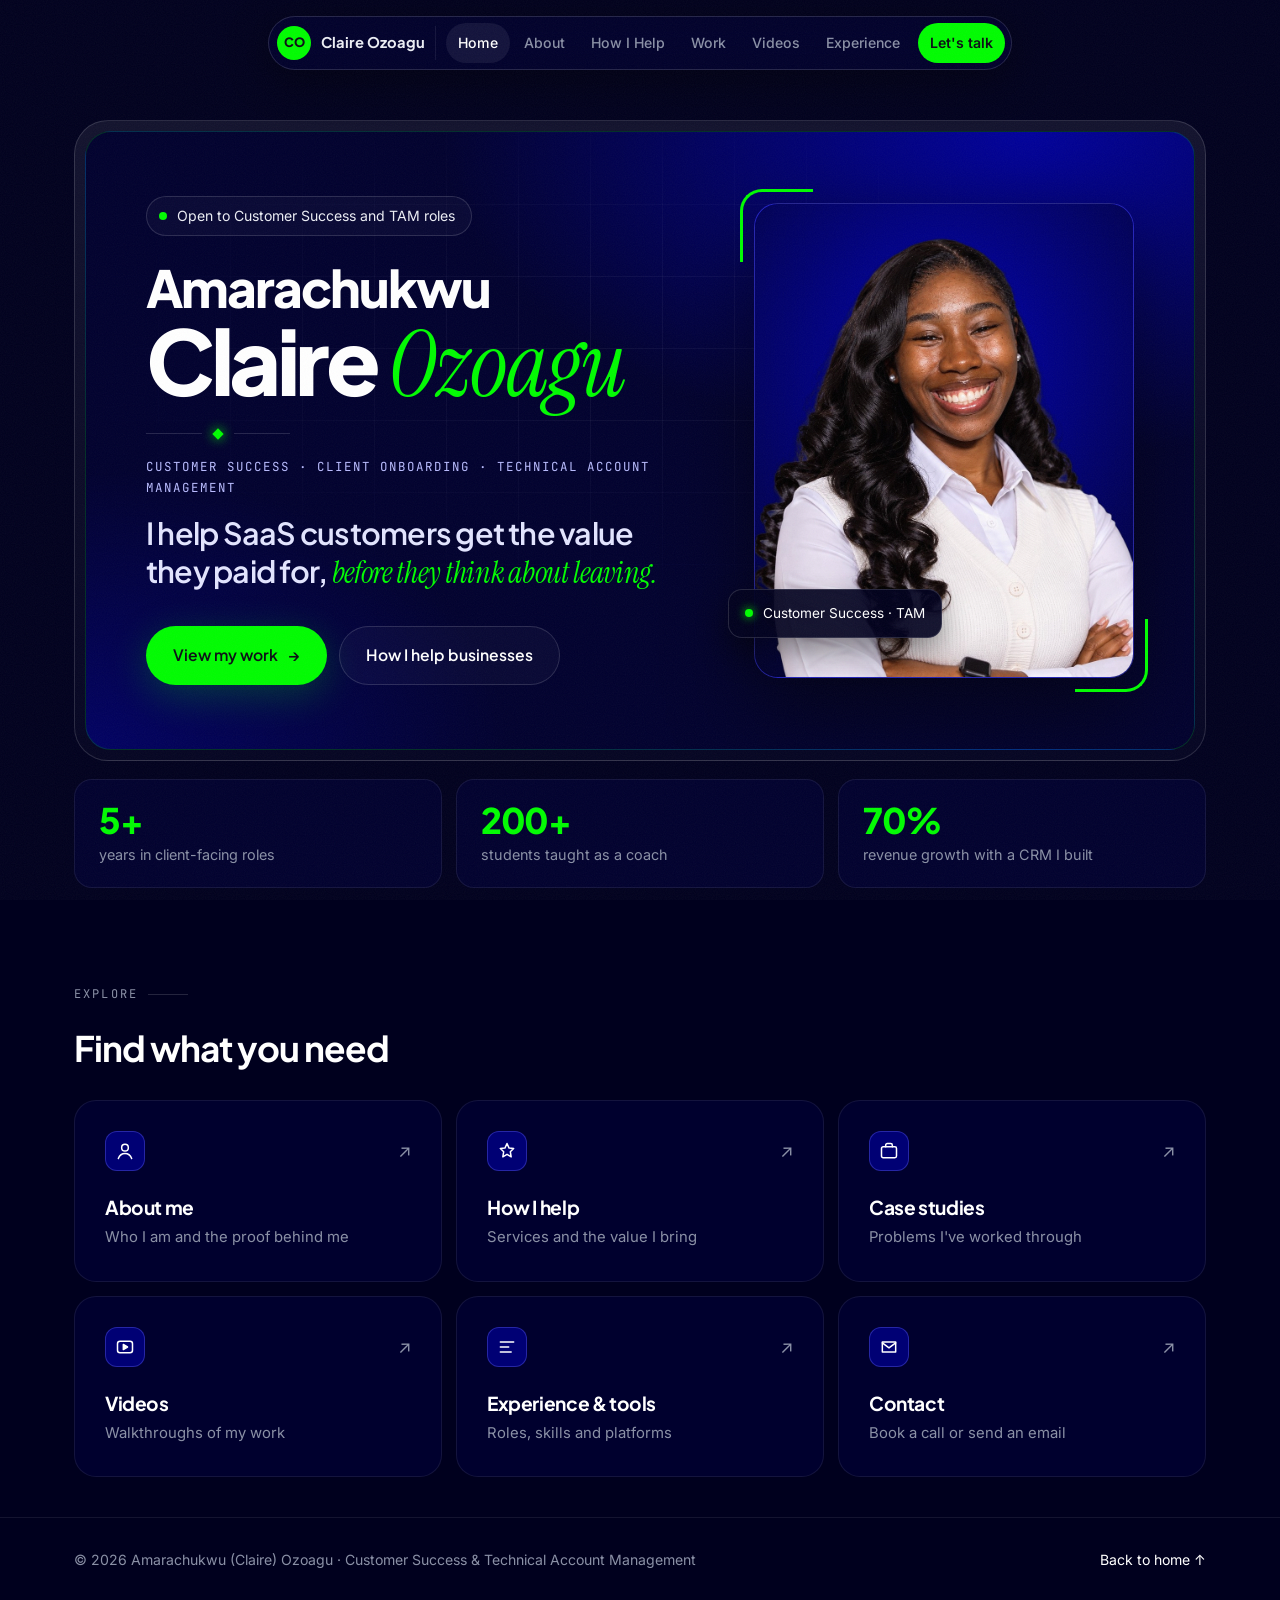
<file: index.html>
<!DOCTYPE html>
<html lang="en">
<head>
  <meta charset="utf-8">
  <meta name="viewport" content="width=device-width, initial-scale=1">
  <title>Claire Ozoagu | Customer Success Portfolio</title>
  <meta name="description" content="Amarachukwu (Claire) Ozoagu: Customer Success and Technical Account Management portfolio. Onboarding, health scoring, retention and CRM automation.">
  <meta property="og:title" content="Claire Ozoagu | Customer Success Portfolio">
  <meta property="og:description" content="I help SaaS customers get the value they paid for, before they think about leaving.">
  <meta property="og:image" content="og-portfolio.jpg">
  <meta property="og:type" content="website">
  <meta name="theme-color" content="#00001e">
  <link rel="icon" href="data:image/svg+xml,%3Csvg xmlns='http://www.w3.org/2000/svg' viewBox='0 0 64 64'%3E%3Ccircle cx='32' cy='32' r='32' fill='%2300fc00'/%3E%3Ctext x='32' y='41' font-family='Arial' font-weight='700' font-size='24' text-anchor='middle' fill='%2300001e'%3ECO%3C/text%3E%3C/svg%3E">
  <link rel="preconnect" href="https://fonts.googleapis.com">
  <link rel="preconnect" href="https://fonts.gstatic.com" crossorigin>
  <link href="https://fonts.googleapis.com/css2?family=Inter:wght@400;500;600&family=Instrument+Serif:ital@1&family=JetBrains+Mono:wght@400;500&family=Plus+Jakarta+Sans:wght@600;700;800&display=swap" rel="stylesheet">
  <link rel="stylesheet" href="style.css">
  <script>document.documentElement.classList.add('js');</script>
</head>
<body>
<a class="skip" href="#main">Skip to content</a>

<header class="site-header">
  <div class="nav-pill">
    <a class="brand" href="#home"><span class="brand-mark">CO</span><span class="brand-name">Claire Ozoagu</span></a>
    <button class="nav-toggle" aria-label="Open menu" aria-expanded="false"><span></span><span></span><span></span></button>
    <nav class="site-nav" aria-label="Main">
      <a href="#home">Home</a>
      <a href="#about">About</a>
      <a href="#services">How I Help</a>
      <a href="#work">Work</a>
      <a href="#videos">Videos</a>
      <a href="#experience">Experience</a>
      <a class="nav-cta" href="#contact">Let's talk</a>
    </nav>
  </div>
</header>

<main id="main">

<!-- =============================== HOME =============================== -->
<section class="tab-panel" id="home">
  <div class="container">
    <div class="frame">
      <div class="frame-inner">
        <div class="hero-grid"></div>
        <div>
          <div class="status"><i></i>Open to Customer Success and TAM roles</div>
          <span class="first-name">Amarachukwu</span>
          <h1>Claire <em>Ozoagu</em></h1>
          <div class="divider"><span></span></div>
          <p class="roles-line">Customer Success · Client Onboarding · Technical Account Management</p>
          <p class="headline">I help SaaS customers get the value they paid for, <em>before they think about leaving.</em></p>
          <div class="btn-row">
            <a class="btn btn-primary" href="#work">View my work <span class="arrow">→</span></a>
            <a class="btn btn-ghost" href="#services">How I help businesses</a>
          </div>
        </div>
        <!-- YOUR PHOTO: save a headshot as claire.jpg and it appears here automatically -->
        <div class="photo-card portrait">
          <div class="portrait-frame">
            <img src="claire.jpg" alt="Claire Ozoagu" data-photo>
            <div class="portrait-empty"><b>CO</b><span>Your photo goes here</span></div>
          </div>
          <div class="photo-tag"><i></i>Customer Success · TAM</div>
        </div>
      </div>
    </div>

    <div class="stat-strip">
      <div><b>5+</b><span>years in client-facing roles</span></div>
      <div><b>200+</b><span>students taught as a coach</span></div>
      <div><b>70%</b><span>revenue growth with a CRM I built</span></div>
    </div>

    <div class="sub">
      <div class="sub-head"><div><span class="kicker">Explore</span><h3>Find what you need</h3></div></div>
      <div class="tiles">
        <a class="card tile" href="#about">
          <div class="t-top"><span class="t-ico"><svg viewBox="0 0 24 24" fill="none" stroke="currentColor" stroke-width="1.8" stroke-linecap="round"><circle cx="12" cy="8" r="4"/><path d="M4 21c1.5-4 4.5-6 8-6s6.5 2 8 6"/></svg></span><span class="t-arrow">↗</span></div>
          <h3>About me</h3><p>Who I am and the proof behind me</p>
        </a>
        <a class="card tile" href="#services">
          <div class="t-top"><span class="t-ico"><svg viewBox="0 0 24 24" fill="none" stroke="currentColor" stroke-width="1.8" stroke-linecap="round" stroke-linejoin="round"><path d="M12 3l2.5 5.5L20 9l-4 4 1 6-5-3-5 3 1-6-4-4 5.5-.5z"/></svg></span><span class="t-arrow">↗</span></div>
          <h3>How I help</h3><p>Services and the value I bring</p>
        </a>
        <a class="card tile" href="#work">
          <div class="t-top"><span class="t-ico"><svg viewBox="0 0 24 24" fill="none" stroke="currentColor" stroke-width="1.8" stroke-linecap="round" stroke-linejoin="round"><rect x="3" y="7" width="18" height="13" rx="2"/><path d="M8 7V5a2 2 0 0 1 2-2h4a2 2 0 0 1 2 2v2"/></svg></span><span class="t-arrow">↗</span></div>
          <h3>Case studies</h3><p>Problems I've worked through</p>
        </a>
        <a class="card tile" href="#videos">
          <div class="t-top"><span class="t-ico"><svg viewBox="0 0 24 24" fill="none" stroke="currentColor" stroke-width="1.8" stroke-linejoin="round"><rect x="3" y="5" width="18" height="14" rx="3"/><path d="M10 9l5 3-5 3z" fill="currentColor"/></svg></span><span class="t-arrow">↗</span></div>
          <h3>Videos</h3><p>Walkthroughs of my work</p>
        </a>
        <a class="card tile" href="#experience">
          <div class="t-top"><span class="t-ico"><svg viewBox="0 0 24 24" fill="none" stroke="currentColor" stroke-width="1.8" stroke-linecap="round"><path d="M4 6h16M4 12h10M4 18h13"/></svg></span><span class="t-arrow">↗</span></div>
          <h3>Experience &amp; tools</h3><p>Roles, skills and platforms</p>
        </a>
        <a class="card tile" href="#contact">
          <div class="t-top"><span class="t-ico"><svg viewBox="0 0 24 24" fill="none" stroke="currentColor" stroke-width="1.8" stroke-linecap="round" stroke-linejoin="round"><path d="M4 6h16v12H4z"/><path d="M4 7l8 6 8-6"/></svg></span><span class="t-arrow">↗</span></div>
          <h3>Contact</h3><p>Book a call or send an email</p>
        </a>
      </div>
    </div>
  </div>
</section>

<!-- =============================== ABOUT =============================== -->
<section class="tab-panel" id="about">
  <div class="container">
    <div class="tab-intro"><span class="kicker"><b>01</b> About me</span></div>
    <div class="bento">
      <div class="card story">
        <h2>Hi, I'm Amarachukwu. I keep customers <em>getting value.</em></h2>
        <p class="big">I've spent 5+ years in client-facing roles across customer support, client onboarding and operations: owning the relationship after the sale, making sure clients got what they were promised, and fixing the process when they didn't.</p>
        <p>At Claire's Unique Cereals, my own business, I built the CRM and ran the proactive follow-up that grew revenue by 70%. That is the heart of Customer Success: know what each customer needs, watch the signals, and step in before a small gap turns into churn.</p>
        <p>As a coach at Skill2Income Academy, I've taught 200+ students the tools behind modern client work, and I look after them the way a CSM looks after customers: my job is to make sure they get full value for what they paid. I collect their feedback as voice of the customer and act on it, and when the same technical questions keep coming up, I walk students through them on a live call first, then record the session as an FAQ they can come back to anytime, and that future cohorts can use too. In my case studies, I've designed health scores, customer segments and CSM automations in CRM tools like HubSpot.</p>
      </div>
      <div class="card quote-card">
        <figure class="quote-photo"><img src="claire.jpg" alt="Claire Ozoagu" loading="lazy"></figure>
        <span class="mono">What I believe</span>
        <blockquote>Support helps your customer for a day.<span>Customer Success keeps them for years.</span></blockquote>
        <span class="quote-sign">Amarachukwu Ozoagu</span>
      </div>
      <div class="card focus">
        <div class="icon"><svg viewBox="0 0 24 24" fill="none" stroke="currentColor" stroke-width="1.8" stroke-linecap="round" stroke-linejoin="round"><path d="M5 12l4 4L19 6"/><path d="M5 19h14"/></svg></div>
        <h3>Onboarding &amp; Adoption</h3>
        <p>Clear onboarding and training that gets customers to value fast.</p>
      </div>
      <div class="card focus">
        <div class="icon"><svg viewBox="0 0 24 24" fill="none" stroke="currentColor" stroke-width="1.8" stroke-linecap="round" stroke-linejoin="round"><path d="M3 12h4l3-8 4 16 3-8h4"/></svg></div>
        <h3>Health Scoring &amp; Retention</h3>
        <p>Health scores and segments that flag churn risk early.</p>
      </div>
      <div class="card focus">
        <div class="icon"><svg viewBox="0 0 24 24" fill="none" stroke="currentColor" stroke-width="1.8" stroke-linecap="round" stroke-linejoin="round"><circle cx="6" cy="6" r="2.5"/><circle cx="18" cy="18" r="2.5"/><path d="M8.5 6H15a3 3 0 0 1 3 3v6.5"/><path d="M15.5 18H9a3 3 0 0 1-3-3V8.5"/></svg></div>
        <h3>CRM &amp; Automation</h3>
        <p>CRM workflows that turn signals into CSM tasks.</p>
      </div>
    </div>

    <div class="sub">
      <div class="sub-head"><div><span class="kicker">Proof</span><h3>Proof, <em class="grad">not promises.</em></h3></div></div>
      <div class="numbers">
        <div><b>5+</b><span class="what">years in client-facing roles</span><small>Support · Onboarding · Ops</small></div>
        <div><b>200+</b><span class="what">students taught the tools behind modern client work</span><small>Skill2Income Academy</small></div>
        <div><b>70%</b><span class="what">revenue increase with proactive follow-up and a CRM I built</span><small>Claire's Unique Cereals</small></div>
      </div>
    </div>
  </div>
</section>

<!-- =============================== HOW I HELP =============================== -->
<section class="tab-panel" id="services">
  <div class="container">
    <div class="tab-intro">
      <span class="kicker"><b>02</b> How I help businesses</span>
      <h2>What I do for your <em>customers.</em></h2>
      <p class="lead">I help SaaS and service businesses keep the customers they've worked hard to win: onboarding them well, spotting risk early, and building the systems that make good service repeatable.</p>
    </div>

    <div class="services">
      <div class="card service">
        <span class="s-num">01</span>
        <h3>Customer Onboarding &amp; Adoption</h3>
        <p>I design onboarding that takes new customers from kickoff to first value: clear goals, role-based training, written guides and tracked milestones.</p>
        <p class="gain"><b>You get:</b> faster time-to-value and fewer early drop-offs.</p>
      </div>
      <div class="card service">
        <span class="s-num">02</span>
        <h3>Health Scoring &amp; Churn Prevention</h3>
        <p>I build health scores from product usage, support tickets and engagement, so your team sees at-risk accounts long before renewal.</p>
        <p class="gain"><b>You get:</b> problems caught in days, not weeks.</p>
      </div>
      <div class="card service">
        <span class="s-num">03</span>
        <h3>CRM Setup &amp; Workflow Automation</h3>
        <p>I set up CRM pipelines and automations that turn customer signals into tasks, reminders and follow-ups.</p>
        <p class="gain"><b>You get:</b> a process that doesn't depend on someone remembering.</p>
      </div>
      <div class="card service">
        <span class="s-num">04</span>
        <h3>Customer Journey &amp; Voice of the Customer</h3>
        <p>I map the customer journey, find the moments that decide loyalty, and set up simple feedback loops that reach management.</p>
        <p class="gain"><b>You get:</b> customers who feel informed at every step.</p>
      </div>
      <div class="card service">
        <span class="s-num">05</span>
        <h3>Training &amp; Enablement</h3>
        <p>I teach tools in plain language. As a coach I've taught 200+ students, and I bring that to customer training, guides and internal SOPs.</p>
        <p class="gain"><b>You get:</b> customers and teams who actually use what they paid for.</p>
      </div>
      <div class="card service">
        <span class="s-num">06</span>
        <h3>Dashboards, KPIs &amp; Reporting</h3>
        <p>I build dashboards and KPI trackers that show adoption, account health and risk in one place.</p>
        <p class="gain"><b>You get:</b> leaders who can see the numbers and act on them.</p>
      </div>
    </div>

    <div class="sub">
      <div class="sub-head"><div><span class="kicker">The value I bring</span><h3>What changes when I join your team</h3></div></div>
      <div class="values">
        <div><h3>Retention</h3><p>You keep the customers you've already won, because risk is spotted and handled early.</p></div>
        <div><h3>Expansion</h3><p>Renewals and upgrades are timed to moments when the customer can see the value.</p></div>
        <div><h3>Efficiency</h3><p>Busywork is automated, so your team spends its time on customers, not admin.</p></div>
        <div><h3>Visibility</h3><p>You always know which accounts need attention today, and why.</p></div>
      </div>
    </div>

    <div class="sub">
      <div class="sub-head"><div><span class="kicker">How I work</span><h3>Five steps, every account</h3></div></div>
      <div class="track">
        <div class="step"><span class="dot">01</span><div><h3>Onboard</h3><p>Set a strong foundation for success.</p></div></div>
        <div class="step"><span class="dot">02</span><div><h3>Drive adoption</h3><p>Help customers realise value and momentum.</p></div></div>
        <div class="step"><span class="dot">03</span><div><h3>Monitor health</h3><p>Track signals and understand what matters most.</p></div></div>
        <div class="step"><span class="dot">04</span><div><h3>Intervene early</h3><p>Address risks quickly, before they escalate.</p></div></div>
        <div class="step"><span class="dot">05</span><div><h3>Retain &amp; grow</h3><p>Build lasting relationships and expand impact.</p></div></div>
      </div>
    </div>

    <div class="cta-band">
      <h3>Want customers who stay and grow? <em>Let's talk.</em></h3>
      <a class="btn btn-primary" data-link="calendly" target="_blank" rel="noopener">Book a call <span class="arrow">→</span></a>
    </div>
  </div>
</section>

<!-- =============================== WORK =============================== -->
<section class="tab-panel" id="work">
  <div class="container">
    <div class="tab-intro">
      <span class="kicker"><b>03</b> Case studies</span>
      <h2>Problems I've <em>worked through.</em></h2>
      <p class="lead">Each case study follows the same frame: the case, the bigger problem behind it, my task, and what I built.</p>
    </div>

    <div class="work-grid">
      <!-- Case Study 01: Onboarding Playbook (concept case study) -->
      <article class="card feature">
        <div class="feature-side">
          <span class="idx">01</span>
          <span class="tag">Concept case study · AI SaaS onboarding</span>
          <h3>Customer Onboarding Playbook</h3>
          <p>First value in 14 days.</p>
        </div>
        <div class="feature-main">
          <a class="feature-thumb" href="onboarding-playbook.html" aria-label="Open the Customer Onboarding Playbook case study"><img src="onboarding-thumbnail.jpg" alt="Stop churn with this 4-step onboarding framework: Claude CSM live demo" loading="lazy"><span class="play" aria-hidden="true"></span></a>
          <div class="cols">
            <div><span class="mono">The case</span><p>Most customers don't churn at renewal. They churn in week one. A fictional 30-person agency bought Claude for the whole team on a tight budget, and it had to pay for itself by renewal.</p></div>
            <div><span class="mono">What I built</span><p>A four-phase onboarding playbook (Handoff, Kickoff, Launch, Value Confirmed) with a handoff doc, welcome email, kickoff agenda, success plan, health check and value review.</p></div>
          </div>
          <ul class="chips"><li>Customer Onboarding</li><li>Time to Value</li><li>Success Planning</li><li>Churn Reduction</li><li>AI Adoption</li></ul>
          <div class="btn-row">
            <a class="btn btn-primary" href="onboarding-playbook.html">Read case study <span class="arrow">→</span></a>
            <a class="btn btn-ghost" href="onboarding-playbook.html">Watch</a>
          </div>
        </div>
      </article>

      <!-- Case Study 02 -->
      <article class="card feature">
        <div class="feature-side">
          <span class="idx">02</span>
          <span class="tag">Team project · Fintech SaaS</span>
          <h3>BukkiBooks</h3>
          <p>Catching silent churn before it costs a renewal.</p>
        </div>
        <div class="feature-main">
          <div class="cols">
            <div><span class="mono">The case</span><p>Okonkwo FinTech Solutions had a customer, Ihuoma Fashion House, that looked active but had quietly stopped using a key feature, inventory reconciliation, for five weeks. The cause was a new store manager who had never been trained.</p></div>
            <div><span class="mono">What I built</span><p>A scalable early-warning process: a weighted health score, customer segments by touch level, HubSpot automations that turn warning signs into CSM tasks, a KPI tracker and a risk register.</p></div>
          </div>
          <ul class="chips"><li>HubSpot</li><li>Slack</li><li>Google Sheets</li><li>Health scoring</li><li>Segmentation</li></ul>
          <div class="btn-row">
            <a class="btn btn-primary" href="bukkibooks.html">Read case study <span class="arrow">→</span></a>
            <a class="btn btn-ghost" href="#videos">Watch</a>
          </div>
        </div>
      </article>

      <!-- Case Study 03 -->
      <article class="card feature">
        <div class="feature-side">
          <span class="idx">03</span>
          <span class="tag">Portfolio project · Retail</span>
          <h3>Ijeoma Home &amp; Living</h3>
          <p>A customer journey people can trust, end to end.</p>
        </div>
        <div class="feature-main">
          <div class="cols">
            <div><span class="mono">The case</span><p>A furniture brand with three showrooms whose customers loved the product but felt neglected along the way. Only 39% of orders got a correct written confirmation, and only 44% of customers asked could state their delivery date.</p></div>
            <div><span class="mono">What I built</span><p>One tracked customer journey, from first enquiry to after-sales care: written confirmation, production updates, a dispatch docket and a post-install survey that triggers a callback.</p></div>
          </div>
          <ul class="chips"><li>Zoho CRM</li><li>Google Forms</li><li>Google Sheets</li></ul>
          <div class="btn-row">
            <a class="btn btn-primary" href="ijeoma-home-and-living.html">Read case study <span class="arrow">→</span></a>
            <a class="btn btn-ghost" href="#videos">Watch</a>
          </div>
        </div>
      </article>

      <!-- Case Study 04: PLACEHOLDER. Replace the text below when the case study is ready. -->
      <article class="card feature soon-feature">
        <div class="feature-side">
          <span class="idx">04</span>
          <span class="tag">Customer Success</span>
          <h3>Case study four</h3>
          <p>Title coming soon.</p>
        </div>
        <div class="feature-main">
          <span class="soon-pill">In progress</span>
          <div class="cols">
            <div><span class="mono">The case</span><p>A new Customer Success case study I'm working on now. The full story, the bigger problem and my task will appear here.</p></div>
            <div><span class="mono">What I built</span><p>The system I design for it, with the tools I used, will be added when it's complete.</p></div>
          </div>
          <div class="btn-row"><a class="btn btn-ghost" href="#contact">Ask me about it</a></div>
        </div>
      </article>

      <!-- Case Study 05: PLACEHOLDER. Replace the text below when the case study is ready. -->
      <article class="card feature soon-feature">
        <div class="feature-side">
          <span class="idx">05</span>
          <span class="tag">Technical Account Management</span>
          <h3>Case study five</h3>
          <p>Title coming soon.</p>
        </div>
        <div class="feature-main">
          <span class="soon-pill">In progress</span>
          <div class="cols">
            <div><span class="mono">The case</span><p>A new Technical Account Management case study I'm working on now. The full story, the bigger problem and my task will appear here.</p></div>
            <div><span class="mono">What I built</span><p>The system I design for it, with the tools I used, will be added when it's complete.</p></div>
          </div>
          <div class="btn-row"><a class="btn btn-ghost" href="#contact">Ask me about it</a></div>
        </div>
      </article>
    </div>
  </div>
</section>

<!-- =============================== VIDEOS =============================== -->
<!-- To change a video, edit config.js -->
<section class="tab-panel cinema" id="videos">
  <div class="container">
    <div class="tab-intro">
      <span class="kicker"><b>04</b> See me in action</span>
      <h2>Walkthroughs of <em>my work.</em></h2>
      <p class="lead">I explain each case, the thinking behind it, and the system I built.</p>
    </div>
    <div class="videos">
      <div class="card video-card">
        <div class="video" data-video="onboarding">
          <a class="video-poster" data-video-link="onboardingFull" data-keep-text href="https://youtu.be/M9QFbwyFA_M" target="_blank" rel="noopener">
            <img src="onboarding-thumbnail.jpg" alt="Stop churn with this 4-step onboarding framework: Claude CSM live demo" loading="lazy">
            <span class="play" aria-hidden="true"></span>
          </a>
        </div>
        <div class="video-meta">
          <div><h3>Customer Onboarding Playbook</h3><p>First value in 14 days, shown live onboarding a team onto Claude.</p></div>
          <a href="https://youtu.be/M9QFbwyFA_M" target="_blank" rel="noopener">Full video on YouTube ↗</a>
        </div>
      </div>
      <div class="card video-card">
        <div class="video" data-video="bukkibooks"><a href="https://drive.google.com/file/d/1_bhiPb22aqJa0HzD7v4mmFnmR2TUX2sP/view">Watch the video</a></div>
        <div class="video-meta">
          <div><h3>BukkiBooks</h3><p>Catching silent churn with health scores and HubSpot.</p></div>
          <a data-video-link="bukkibooks" target="_blank" rel="noopener">YouTube ↗</a>
        </div>
      </div>
      <div class="card video-card">
        <div class="video" data-video="ijeoma"><a href="https://drive.google.com/file/d/1bYU436oq6e0n8YpJzwAwsUDDG6ciQQh0/view">Watch the video</a></div>
        <div class="video-meta">
          <div><h3>Ijeoma Home &amp; Living</h3><p>The customer journey, mapped end to end.</p></div>
          <a data-video-link="ijeoma" target="_blank" rel="noopener">YouTube ↗</a>
        </div>
      </div>
    </div>
  </div>
</section>

<!-- =============================== EXPERIENCE =============================== -->
<section class="tab-panel" id="experience">
  <div class="container">
    <div class="tab-intro">
      <span class="kicker"><b>05</b> Experience</span>
      <h2>5+ years <em>client-facing.</em></h2>
    </div>
    <div class="exp-wrap">
      <ol class="roles">
        <li><span class="when">Jan 2026 – Now</span><div><h3>Onboarding &amp; Digital Support Trainer</h3><div class="org">Skill2Income Academy · Contract, Remote</div><p>Train 200+ learners on CRM software, remote collaboration tools and documentation workflows. I run onboarding and live sessions end to end, and write walkthrough guides that turn complex technical steps into clear ones for non-technical users.</p></div></li>
        <li><span class="when">Jan 2025 – Nov 2026</span><div><h3>Executive Assistant and Operations Supervisor</h3><div class="org">Sensory-Safe Cuts · US non-profit, Remote</div><p>Supported a New Jersey non-profit providing sensory-safe haircuts for neurodivergent people. I ran day-to-day operations, scheduling and internal communication, wrote and submitted grant proposals to funders, and kept leadership and board members aligned with timely updates, meeting summaries and action-item trackers.</p></div></li>
        <li><span class="when">Oct 2020 – Jun 2025</span><div><h3>Client Support and Student Lead Support</h3><div class="org">Happivibe Services · Freelance</div><p>Trusted by clients to handle their inbound and outbound customer calls, resolving issues calmly and following up so their customers stayed satisfied and kept coming back. Later ran admissions support for a tech sales training company: qualified prospective students and guided applicants through enrolment, which helped improve admissions conversion.</p></div></li>
        <li><span class="when">Feb 2022 – Mar 2024</span><div><h3>Customer Support Representative and Marketing Lead</h3><div class="org">Claire's Unique Cereals</div><p>Built a CRM and ran proactive customer follow-up that grew revenue by 70%.</p></div></li>
      </ol>
      <div class="side-stack">
        <div class="card">
          <span class="mono">Education</span>
          <h3 style="margin-top:12px">B.Sc. Microbiology</h3>
          <p>University of Nigeria, Nsukka · 2024</p>
        </div>
        <div class="btn-row">
          <a class="btn btn-ghost" data-link="cv" target="_blank" rel="noopener">View my CV</a>
          <a class="btn btn-ghost" data-link="linkedin" target="_blank" rel="noopener">LinkedIn ↗</a>
        </div>
      </div>
    </div>

    <div class="sub">
      <div class="skills-wrap">
        <div>
          <span class="kicker">Core skills</span>
          <ul class="skill-list">
            <li><span>01</span>Onboarding</li>
            <li><span>02</span>Live Training</li>
            <li><span>03</span>Health Scoring</li>
            <li><span>04</span>Churn Prevention</li>
            <li><span>05</span>Segmentation</li>
            <li><span>06</span>CRM Setup</li>
            <li><span>07</span>Workflow Automation</li>
            <li><span>08</span>Dashboards &amp; KPIs</li>
            <li><span>09</span>Process Improvement &amp; SOPs</li>
            <li><span>10</span>Customer Comms</li>
          </ul>
        </div>
        <div>
          <span class="kicker">Toolkit</span>
          <div class="tool-group"><span class="mono">AI</span><ul class="chips"><li>Claude</li></ul></div>
          <div class="tool-group"><span class="mono">CRM &amp; support</span><ul class="chips"><li>HubSpot</li><li>Zoho CRM</li><li>Intercom</li><li>Freshdesk</li></ul></div>
          <div class="tool-group"><span class="mono">Automation</span><ul class="chips"><li>Zapier</li><li>Make</li><li>n8n</li></ul></div>
          <div class="tool-group"><span class="mono">Projects &amp; data</span><ul class="chips"><li>Trello</li><li>Asana</li><li>Monday.com</li><li>Airtable</li></ul></div>
          <div class="tool-group"><span class="mono">Communication</span><ul class="chips"><li>Slack</li><li>Google Workspace</li></ul></div>
        </div>
      </div>
    </div>
  </div>
  <div class="marquee" aria-hidden="true">
    <div class="marquee-track">
      <span>HubSpot</span><span>Intercom</span><span>Freshdesk</span><span>Zapier</span><span>Make</span><span>n8n</span><span>Slack</span><span>Airtable</span><span>Trello</span><span>Asana</span><span>Monday.com</span>
      <span>HubSpot</span><span>Intercom</span><span>Freshdesk</span><span>Zapier</span><span>Make</span><span>n8n</span><span>Slack</span><span>Airtable</span><span>Trello</span><span>Asana</span><span>Monday.com</span>
    </div>
  </div>
</section>

<!-- =============================== CONTACT =============================== -->
<section class="tab-panel" id="contact">
  <div class="container">
    <div class="contact-grid">
      <div class="card contact-card">
        <span class="kicker"><b>06</b> Contact</span>
        <h2>Let's help your customers <em>succeed.</em></h2>
        <p class="lead">I'm open to Customer Success and Technical Account Management roles. Book a call or send me an email, and I'll get back to you quickly.</p>
        <div class="btn-row">
          <a class="btn btn-primary" data-link="calendly" target="_blank" rel="noopener">Book a call <span class="arrow">→</span></a>
          <a class="btn btn-ghost" data-link="email">Email me</a>
        </div>
      </div>
      <div class="contact-list">
        <a class="card contact-row" data-link="calendly" target="_blank" rel="noopener">
          <span class="t-ico"><svg viewBox="0 0 24 24" fill="none" stroke="currentColor" stroke-width="1.8" stroke-linecap="round"><rect x="3" y="5" width="18" height="16" rx="2"/><path d="M3 10h18M8 3v4M16 3v4"/></svg></span>
          <span><b>Book a call</b><span>Pick a time on Calendly</span></span>
        </a>
        <a class="card contact-row" data-link="email">
          <span class="t-ico"><svg viewBox="0 0 24 24" fill="none" stroke="currentColor" stroke-width="1.8" stroke-linecap="round" stroke-linejoin="round"><path d="M4 6h16v12H4z"/><path d="M4 7l8 6 8-6"/></svg></span>
          <span><b>Email</b><span>amarachukwuozoagu@gmail.com</span></span>
        </a>
        <a class="card contact-row" data-link="linkedin" target="_blank" rel="noopener">
          <span class="t-ico"><svg viewBox="0 0 24 24" fill="currentColor"><path d="M6.5 8.5h-3V20h3zM5 3.5A1.75 1.75 0 1 0 5 7a1.75 1.75 0 0 0 0-3.5zM20.5 13.3c0-3-1.6-4.9-4.2-4.9-1.4 0-2.4.8-2.8 1.5V8.5h-3V20h3v-6c0-1.5.7-2.6 2-2.6s1.9 1 1.9 2.6v6h3.1z"/></svg></span>
          <span><b>LinkedIn</b><span>Amarachukwu Ozoagu</span></span>
        </a>
      </div>
    </div>

    <!-- Booking: the calendar comes from the "calendly" link in config.js -->
    <div class="card booking-card" id="book">
      <div class="booking-head">
        <span class="kicker">Book a discovery call</span>
        <h3>Pick a time that <em>works for you.</em></h3>
      </div>
      <div class="booking-frame" data-calendly></div>
    </div>
  </div>
</section>

</main>

<footer class="site-footer">
  <div class="container footer-cols">
    <span>© <span id="year">2026</span> Amarachukwu (Claire) Ozoagu · Customer Success &amp; Technical Account Management</span>
    <a href="#home">Back to home ↑</a>
  </div>
</footer>

<script src="config.js"></script>
<script src="site.js"></script>
</body>
</html>
</file>
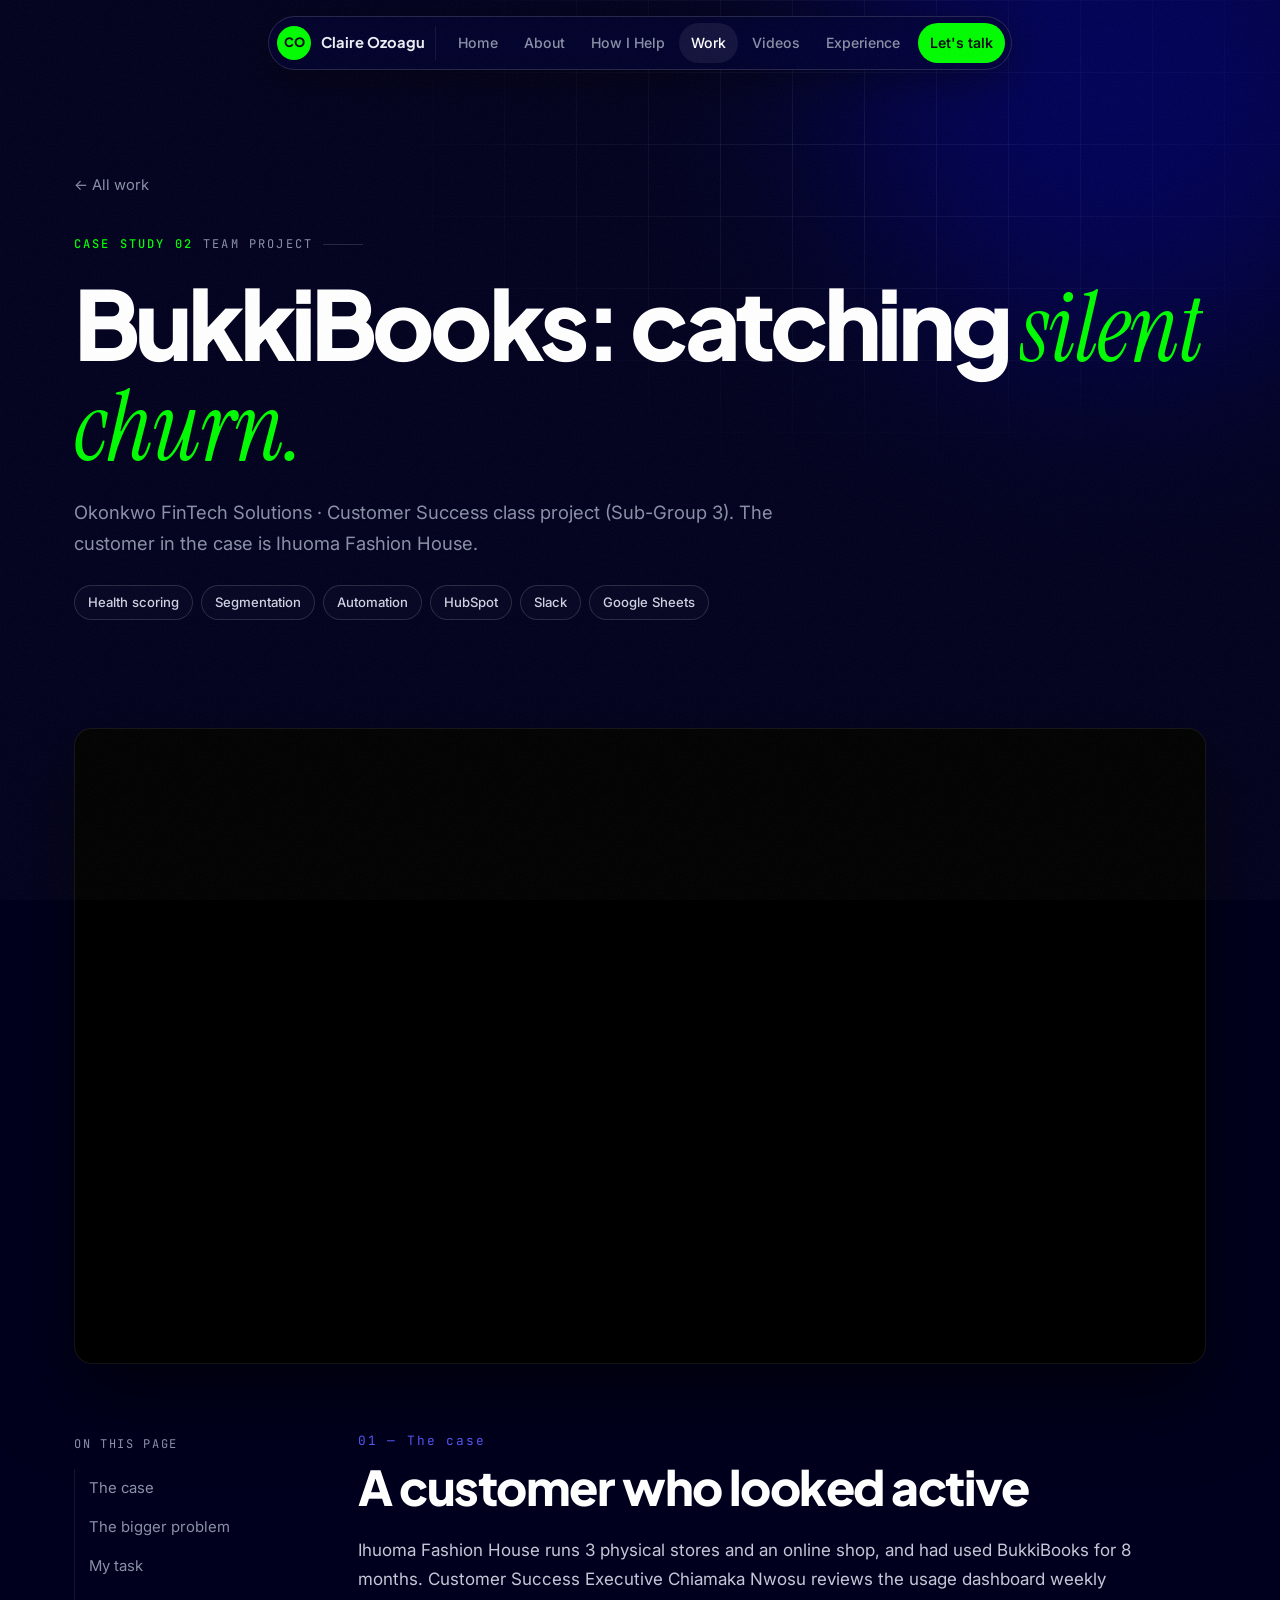
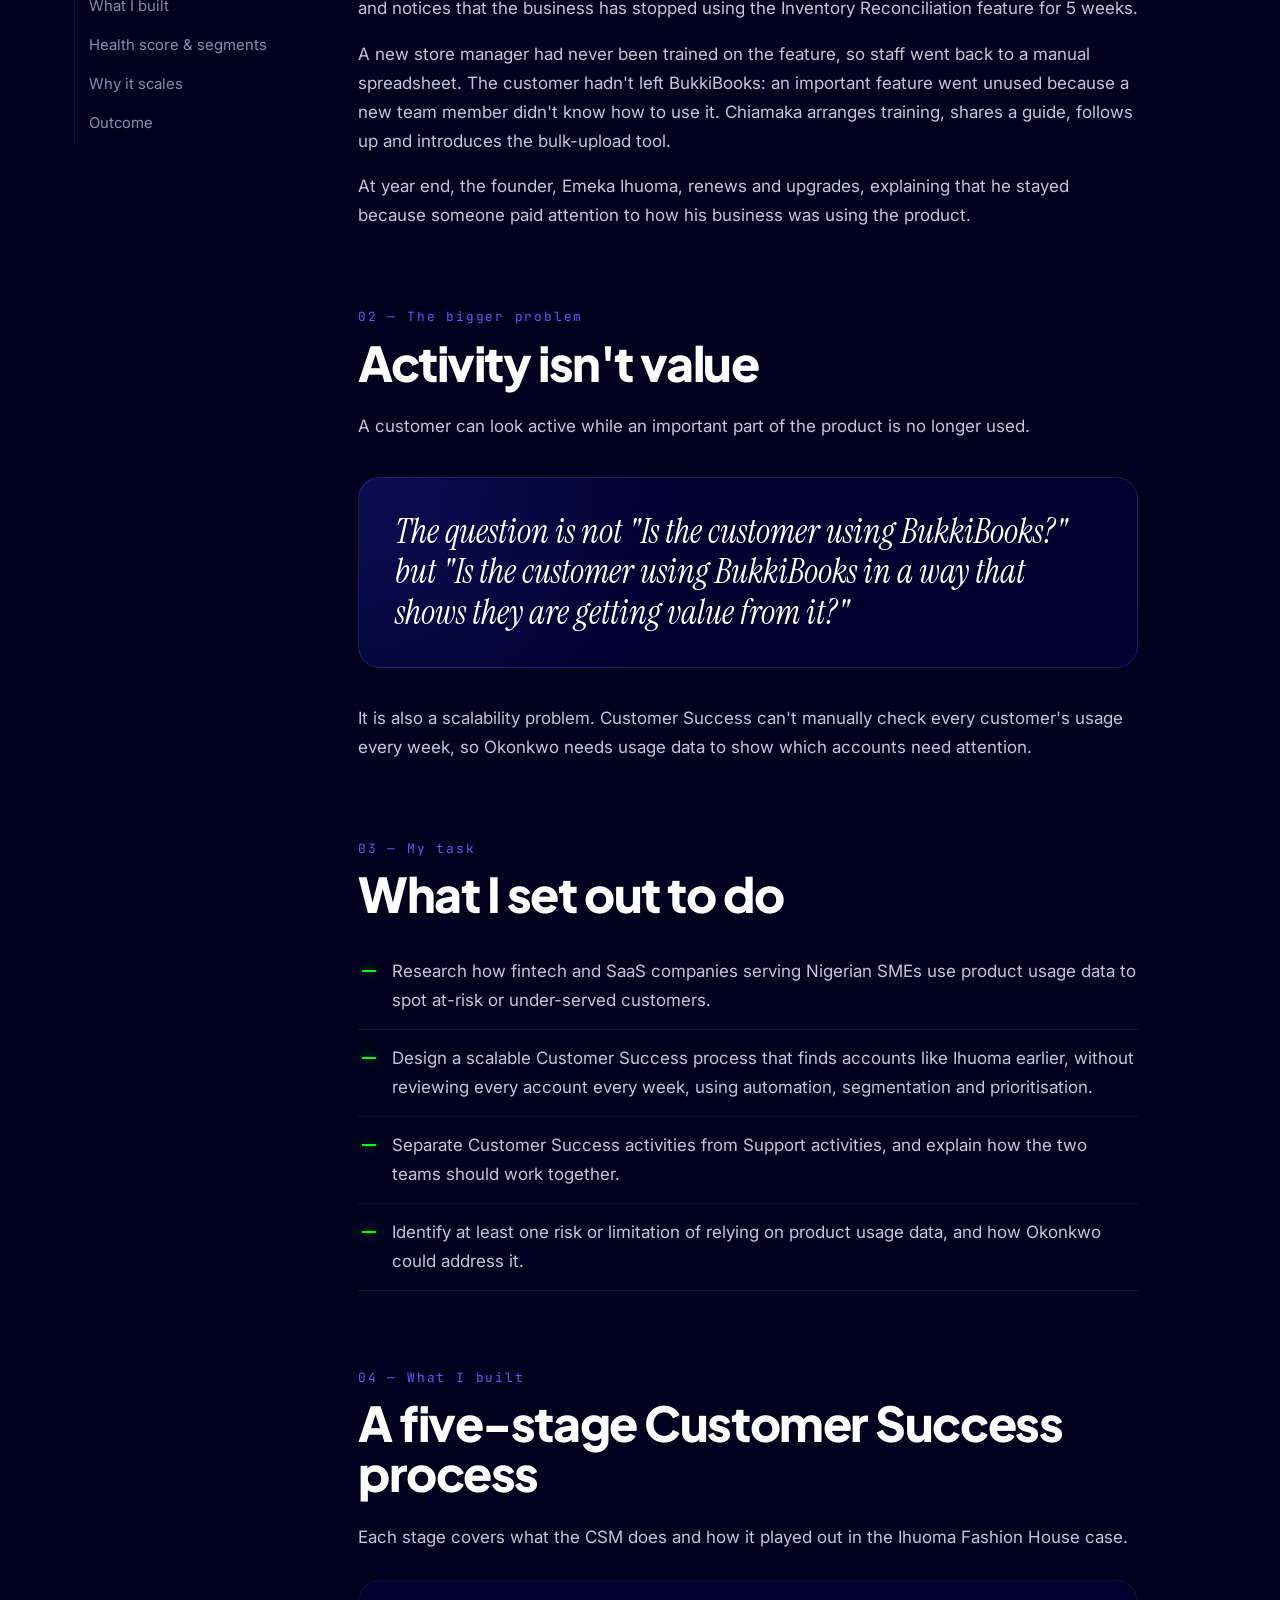
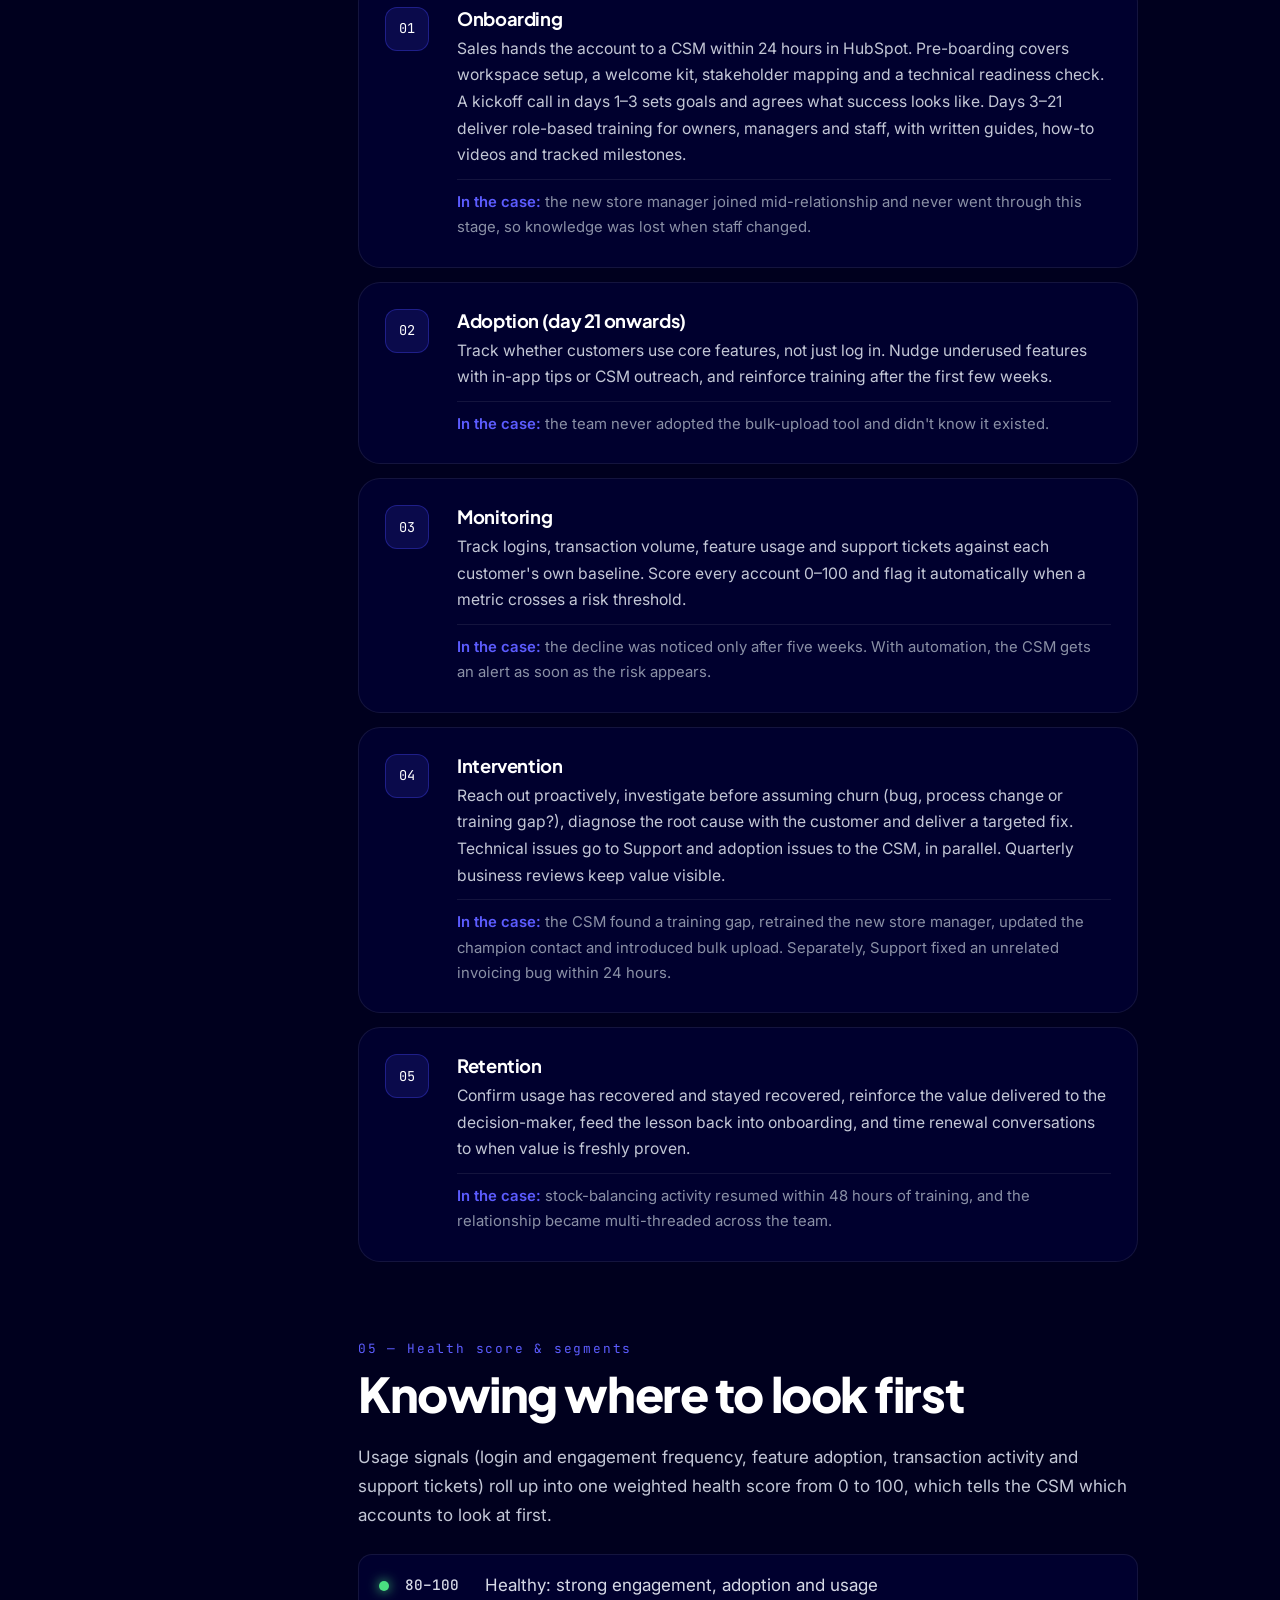
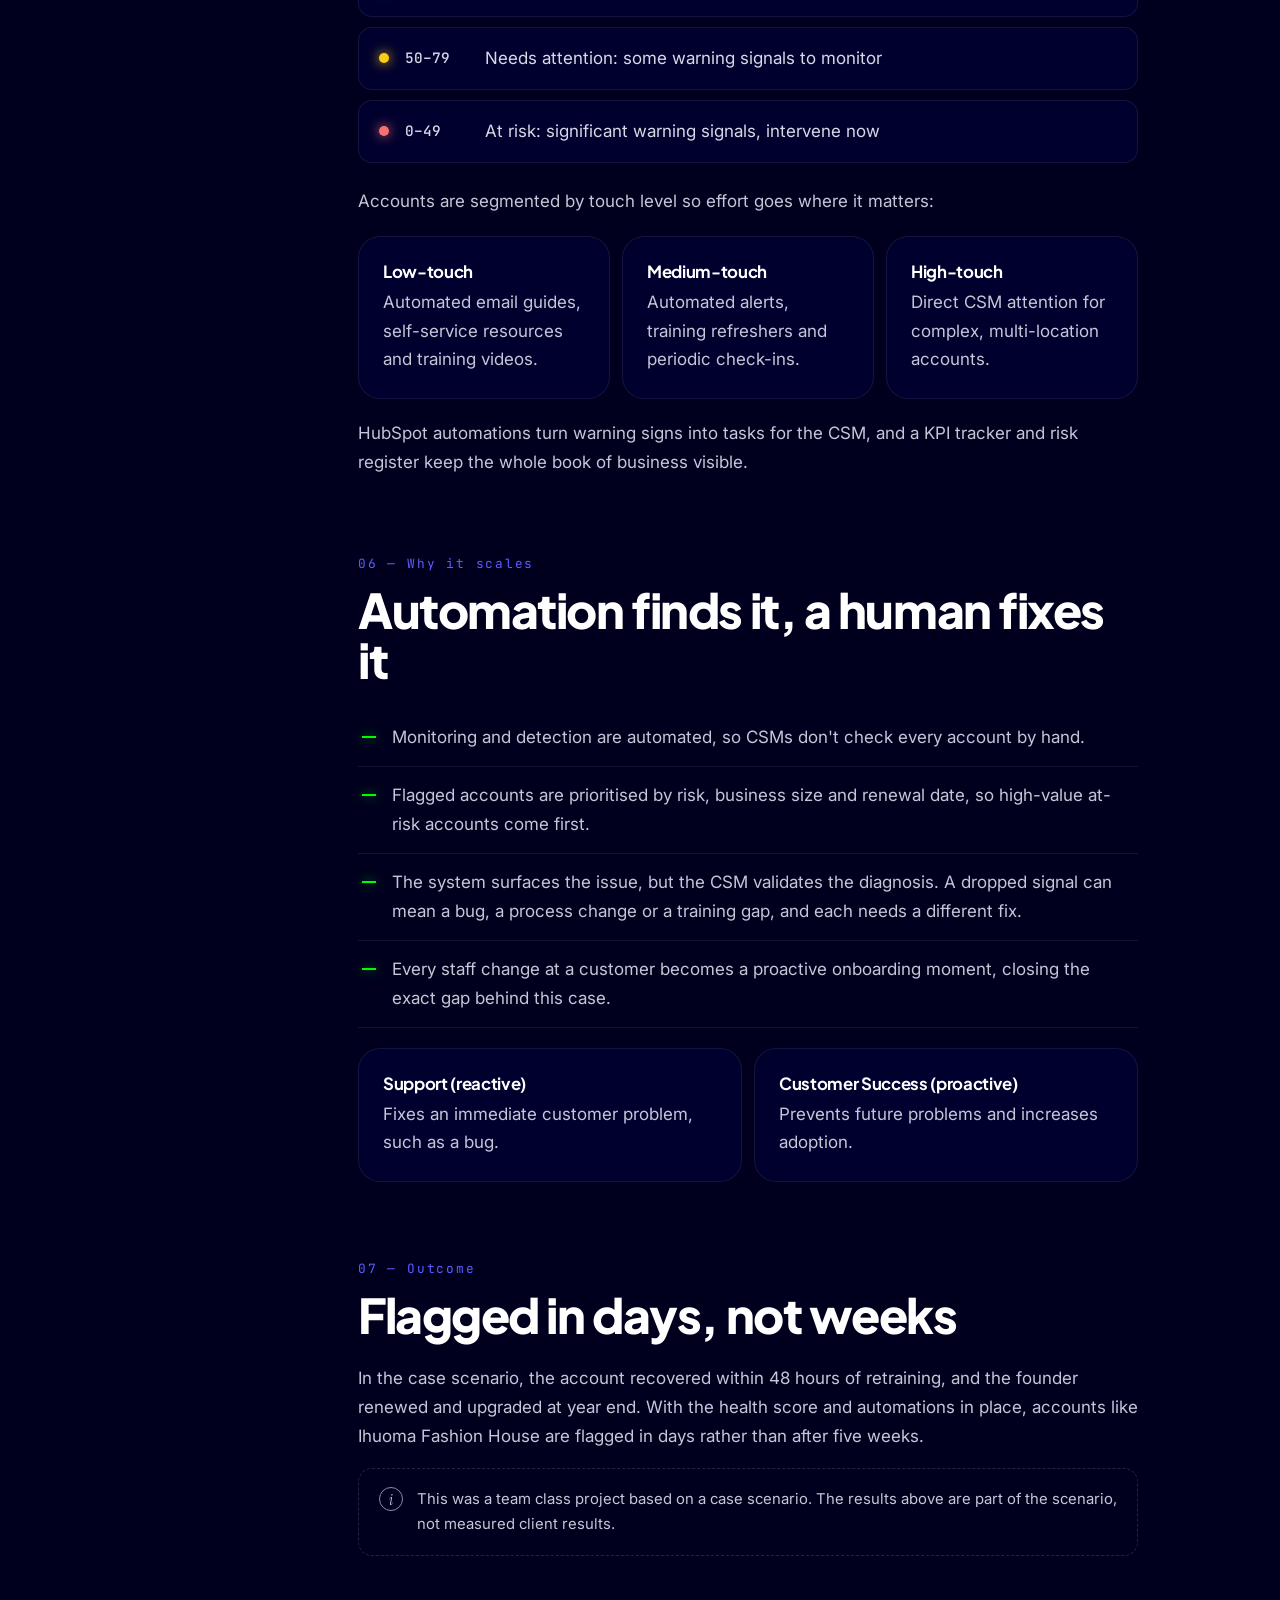
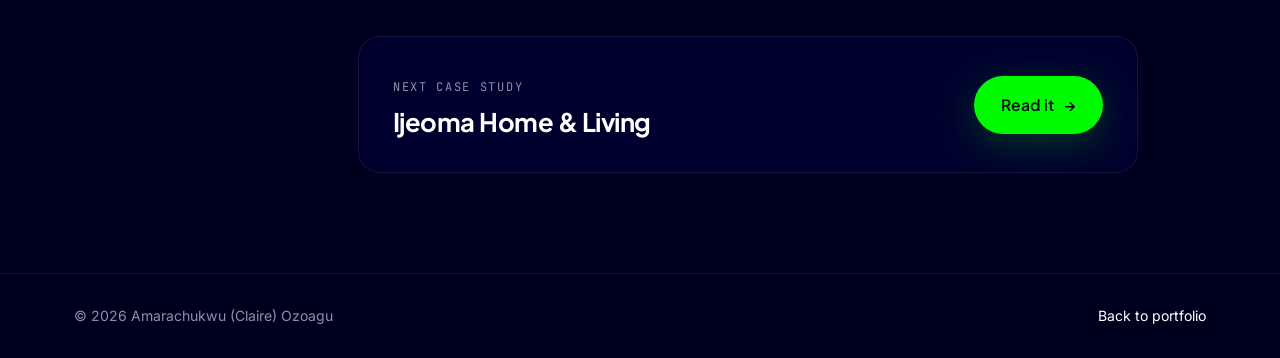
<file: bukkibooks.html>
<!DOCTYPE html>
<html lang="en">
<head>
  <meta charset="utf-8">
  <meta name="viewport" content="width=device-width, initial-scale=1">
  <title>BukkiBooks Case Study | Claire Ozoagu</title>
  <meta name="description" content="How a weighted health score, segmentation and HubSpot automations catch silent churn earlier: a BukkiBooks Customer Success case study.">
  <meta name="theme-color" content="#00001e">
  <link rel="icon" href="data:image/svg+xml,%3Csvg xmlns='http://www.w3.org/2000/svg' viewBox='0 0 64 64'%3E%3Cdefs%3E%3ClinearGradient id='g' x1='0' x2='1'%3E%3Cstop offset='0' stop-color='%2300fc00'/%3E%3Cstop offset='1' stop-color='%2300fc00'/%3E%3C/linearGradient%3E%3C/defs%3E%3Ccircle cx='32' cy='32' r='32' fill='url(%23g)'/%3E%3Ctext x='32' y='41' font-family='Arial' font-weight='700' font-size='24' text-anchor='middle' fill='%230b0d14'%3ECO%3C/text%3E%3C/svg%3E">
  <link rel="preconnect" href="https://fonts.googleapis.com">
  <link rel="preconnect" href="https://fonts.gstatic.com" crossorigin>
  <link href="https://fonts.googleapis.com/css2?family=Inter:wght@400;500;600&family=Instrument+Serif:ital@1&family=JetBrains+Mono:wght@400;500&family=Plus+Jakarta+Sans:wght@600;700;800&display=swap" rel="stylesheet">
  <link rel="stylesheet" href="style.css">
  <script>document.documentElement.classList.add('js');</script>
</head>
<body>
<header class="site-header">
  <div class="nav-pill">
    <a class="brand" href="index.html"><span class="brand-mark">CO</span><span class="brand-name">Claire Ozoagu</span></a>
    <button class="nav-toggle" aria-label="Open menu" aria-expanded="false"><span></span><span></span><span></span></button>
    <nav class="site-nav" aria-label="Main">
      <a href="index.html#home">Home</a>
      <a href="index.html#about">About</a>
      <a href="index.html#services">How I Help</a>
      <a class="active" href="index.html#work">Work</a>
      <a href="index.html#videos">Videos</a>
      <a href="index.html#experience">Experience</a>
      <a class="nav-cta" href="index.html#contact">Let's talk</a>
    </nav>
  </div>
</header>

<main>
<section class="cs-hero">
  <div class="hero-grid"></div>
  <span class="glow blue"></span>
  <div class="container">
    <a class="back" href="index.html#work">← All work</a>
    <span class="kicker" style="display:flex"><b>Case study 02</b> Team project</span>
    <h1>BukkiBooks: catching <em>silent churn.</em></h1>
    <p class="lead">Okonkwo FinTech Solutions · Customer Success class project (Sub-Group 3). The customer in the case is Ihuoma Fashion House.</p>
    <ul class="chips"><li>Health scoring</li><li>Segmentation</li><li>Automation</li><li>HubSpot</li><li>Slack</li><li>Google Sheets</li></ul>
  </div>
</section>

<section class="cs-main">
  <div class="container">
    <div class="cs-video reveal">
      <div class="video" data-video="bukkibooks"><a href="https://drive.google.com/file/d/1_bhiPb22aqJa0HzD7v4mmFnmR2TUX2sP/view">Watch the video</a></div>
    </div>

    <div class="cs-layout">
      <aside class="cs-toc">
        <span class="mono">On this page</span>
        <a href="#case">The case</a>
        <a href="#problem">The bigger problem</a>
        <a href="#task">My task</a>
        <a href="#process">What I built</a>
        <a href="#health">Health score &amp; segments</a>
        <a href="#scale">Why it scales</a>
        <a href="#outcome">Outcome</a>
      </aside>

      <div class="cs-body">
        <section id="case" class="reveal">
          <h2><span class="n">01 — The case</span>A customer who looked active</h2>
          <p>Ihuoma Fashion House runs 3 physical stores and an online shop, and had used BukkiBooks for 8 months. Customer Success Executive Chiamaka Nwosu reviews the usage dashboard weekly and notices that the business has stopped using the Inventory Reconciliation feature for 5 weeks.</p>
          <p>A new store manager had never been trained on the feature, so staff went back to a manual spreadsheet. The customer hadn't left BukkiBooks: an important feature went unused because a new team member didn't know how to use it. Chiamaka arranges training, shares a guide, follows up and introduces the bulk-upload tool.</p>
          <p>At year end, the founder, Emeka Ihuoma, renews and upgrades, explaining that he stayed because someone paid attention to how his business was using the product.</p>
        </section>

        <section id="problem" class="reveal">
          <h2><span class="n">02 — The bigger problem</span>Activity isn't value</h2>
          <p>A customer can look active while an important part of the product is no longer used.</p>
          <div class="pull">The question is not "Is the customer using BukkiBooks?" but "Is the customer using BukkiBooks in a way that shows they are getting value from it?"</div>
          <p>It is also a scalability problem. Customer Success can't manually check every customer's usage every week, so Okonkwo needs usage data to show which accounts need attention.</p>
        </section>

        <section id="task" class="reveal">
          <h2><span class="n">03 — My task</span>What I set out to do</h2>
          <ul>
            <li>Research how fintech and SaaS companies serving Nigerian SMEs use product usage data to spot at-risk or under-served customers.</li>
            <li>Design a scalable Customer Success process that finds accounts like Ihuoma earlier, without reviewing every account every week, using automation, segmentation and prioritisation.</li>
            <li>Separate Customer Success activities from Support activities, and explain how the two teams should work together.</li>
            <li>Identify at least one risk or limitation of relying on product usage data, and how Okonkwo could address it.</li>
          </ul>
        </section>

        <section id="process" class="reveal">
          <h2><span class="n">04 — What I built</span>A five-stage Customer Success process</h2>
          <p>Each stage covers what the CSM does and how it played out in the Ihuoma Fashion House case.</p>
          <div class="steps-v">
            <div class="card"><span class="num">01</span><div>
              <h3>Onboarding</h3>
              <p>Sales hands the account to a CSM within 24 hours in HubSpot. Pre-boarding covers workspace setup, a welcome kit, stakeholder mapping and a technical readiness check. A kickoff call in days 1–3 sets goals and agrees what success looks like. Days 3–21 deliver role-based training for owners, managers and staff, with written guides, how-to videos and tracked milestones.</p>
              <p class="applied"><b>In the case:</b> the new store manager joined mid-relationship and never went through this stage, so knowledge was lost when staff changed.</p>
            </div></div>
            <div class="card"><span class="num">02</span><div>
              <h3>Adoption (day 21 onwards)</h3>
              <p>Track whether customers use core features, not just log in. Nudge underused features with in-app tips or CSM outreach, and reinforce training after the first few weeks.</p>
              <p class="applied"><b>In the case:</b> the team never adopted the bulk-upload tool and didn't know it existed.</p>
            </div></div>
            <div class="card"><span class="num">03</span><div>
              <h3>Monitoring</h3>
              <p>Track logins, transaction volume, feature usage and support tickets against each customer's own baseline. Score every account 0–100 and flag it automatically when a metric crosses a risk threshold.</p>
              <p class="applied"><b>In the case:</b> the decline was noticed only after five weeks. With automation, the CSM gets an alert as soon as the risk appears.</p>
            </div></div>
            <div class="card"><span class="num">04</span><div>
              <h3>Intervention</h3>
              <p>Reach out proactively, investigate before assuming churn (bug, process change or training gap?), diagnose the root cause with the customer and deliver a targeted fix. Technical issues go to Support and adoption issues to the CSM, in parallel. Quarterly business reviews keep value visible.</p>
              <p class="applied"><b>In the case:</b> the CSM found a training gap, retrained the new store manager, updated the champion contact and introduced bulk upload. Separately, Support fixed an unrelated invoicing bug within 24 hours.</p>
            </div></div>
            <div class="card"><span class="num">05</span><div>
              <h3>Retention</h3>
              <p>Confirm usage has recovered and stayed recovered, reinforce the value delivered to the decision-maker, feed the lesson back into onboarding, and time renewal conversations to when value is freshly proven.</p>
              <p class="applied"><b>In the case:</b> stock-balancing activity resumed within 48 hours of training, and the relationship became multi-threaded across the team.</p>
            </div></div>
          </div>
        </section>

        <section id="health" class="reveal">
          <h2><span class="n">05 — Health score &amp; segments</span>Knowing where to look first</h2>
          <p>Usage signals (login and engagement frequency, feature adoption, transaction activity and support tickets) roll up into one weighted health score from 0 to 100, which tells the CSM which accounts to look at first.</p>
          <div class="bands">
            <div class="band g"><i></i><b>80–100</b>Healthy: strong engagement, adoption and usage</div>
            <div class="band y"><i></i><b>50–79</b>Needs attention: some warning signals to monitor</div>
            <div class="band r"><i></i><b>0–49</b>At risk: significant warning signals, intervene now</div>
          </div>
          <p>Accounts are segmented by touch level so effort goes where it matters:</p>
          <div class="grid-3">
            <div class="card"><h3>Low-touch</h3><p>Automated email guides, self-service resources and training videos.</p></div>
            <div class="card"><h3>Medium-touch</h3><p>Automated alerts, training refreshers and periodic check-ins.</p></div>
            <div class="card"><h3>High-touch</h3><p>Direct CSM attention for complex, multi-location accounts.</p></div>
          </div>
          <p>HubSpot automations turn warning signs into tasks for the CSM, and a KPI tracker and risk register keep the whole book of business visible.</p>
        </section>

        <section id="scale" class="reveal">
          <h2><span class="n">06 — Why it scales</span>Automation finds it, a human fixes it</h2>
          <ul>
            <li>Monitoring and detection are automated, so CSMs don't check every account by hand.</li>
            <li>Flagged accounts are prioritised by risk, business size and renewal date, so high-value at-risk accounts come first.</li>
            <li>The system surfaces the issue, but the CSM validates the diagnosis. A dropped signal can mean a bug, a process change or a training gap, and each needs a different fix.</li>
            <li>Every staff change at a customer becomes a proactive onboarding moment, closing the exact gap behind this case.</li>
          </ul>
          <div class="grid-3">
            <div class="card"><h3>Support (reactive)</h3><p>Fixes an immediate customer problem, such as a bug.</p></div>
            <div class="card"><h3>Customer Success (proactive)</h3><p>Prevents future problems and increases adoption.</p></div>
          </div>
        </section>

        <section id="outcome" class="reveal">
          <h2><span class="n">07 — Outcome</span>Flagged in days, not weeks</h2>
          <p>In the case scenario, the account recovered within 48 hours of retraining, and the founder renewed and upgraded at year end. With the health score and automations in place, accounts like Ihuoma Fashion House are flagged in days rather than after five weeks.</p>
          <p class="honest">This was a team class project based on a case scenario. The results above are part of the scenario, not measured client results.</p>
        </section>

        <a class="card next reveal" href="ijeoma-home-and-living.html">
          <div><span class="mono">Next case study</span><h3>Ijeoma Home &amp; Living</h3></div>
          <span class="btn btn-primary">Read it <span class="arrow">→</span></span>
        </a>
      </div>
    </div>
  </div>
</section>
</main>

<footer class="site-footer" style="margin-top:100px">
  <div class="container">
    <span>© <span id="year">2026</span> Amarachukwu (Claire) Ozoagu</span>
    <a href="index.html">Back to portfolio</a>
  </div>
</footer>
<script src="config.js"></script>
<script src="site.js"></script>
</body>
</html>
</file>
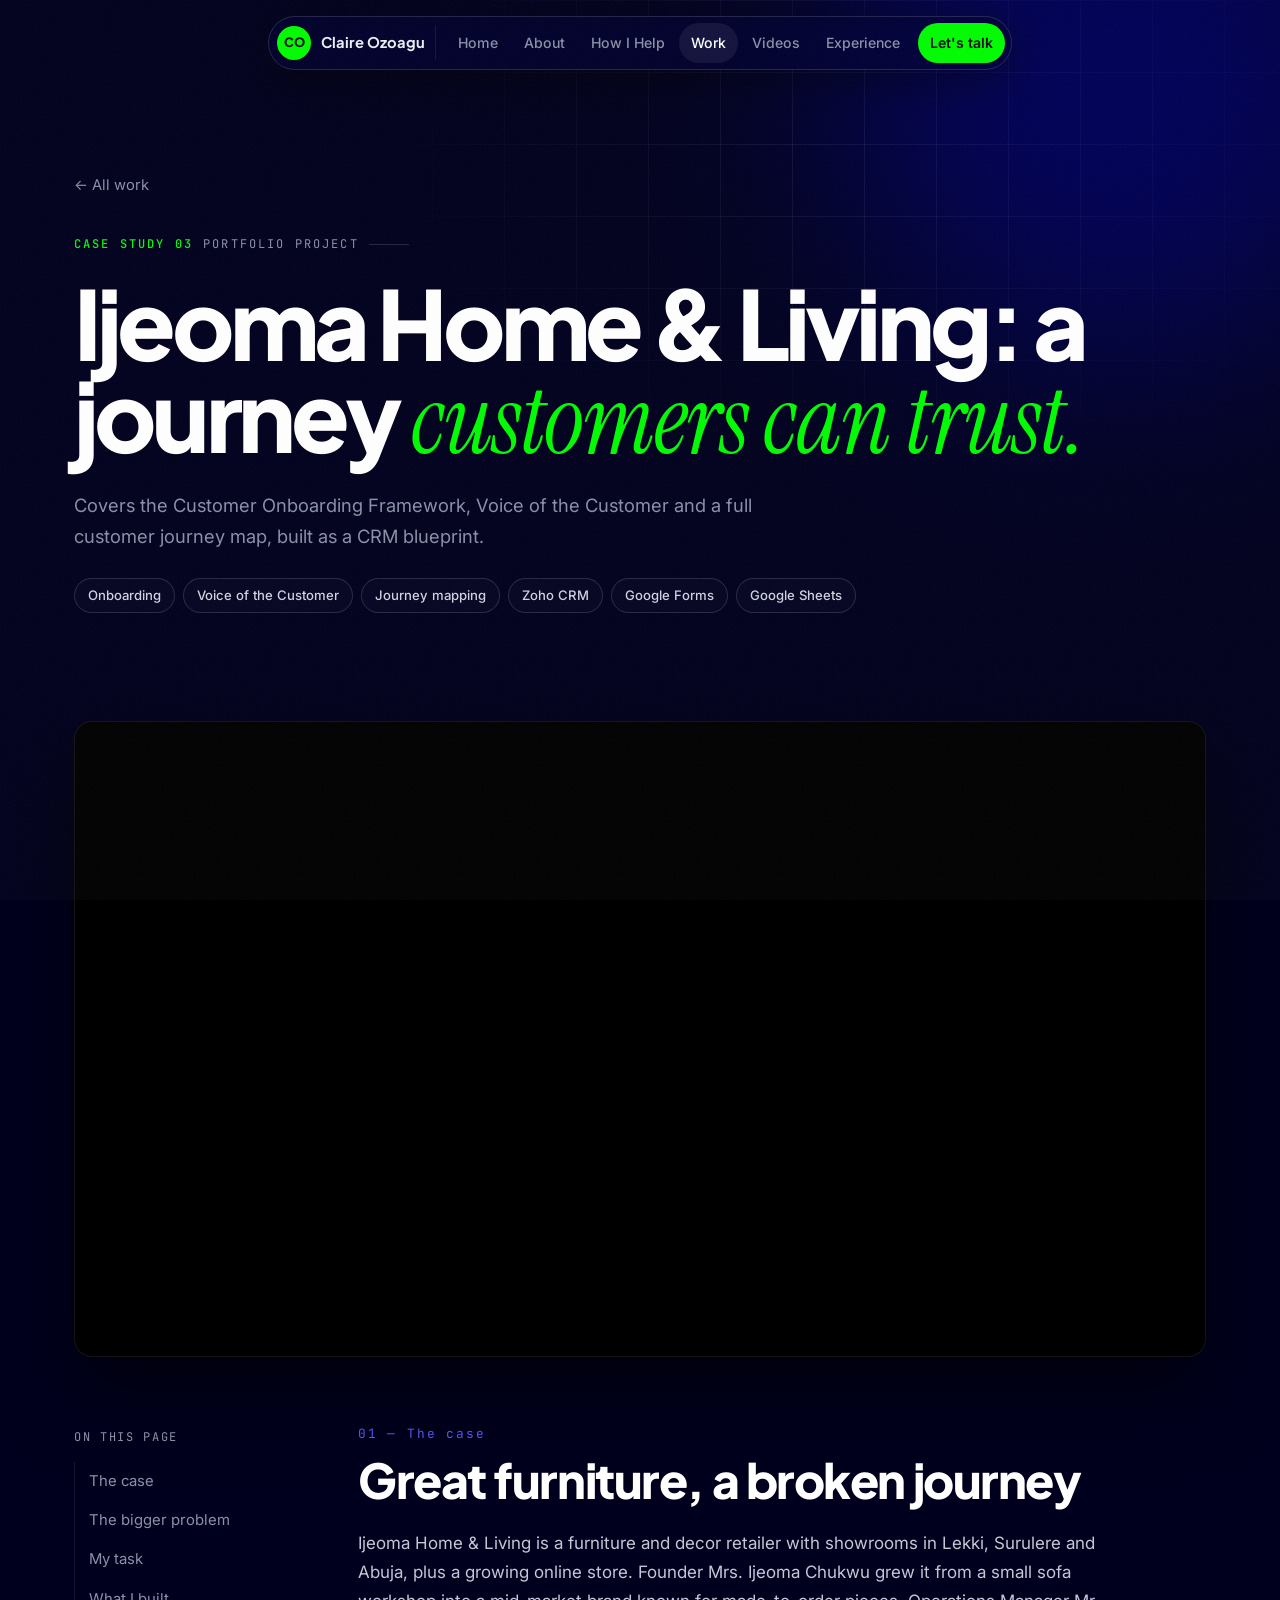
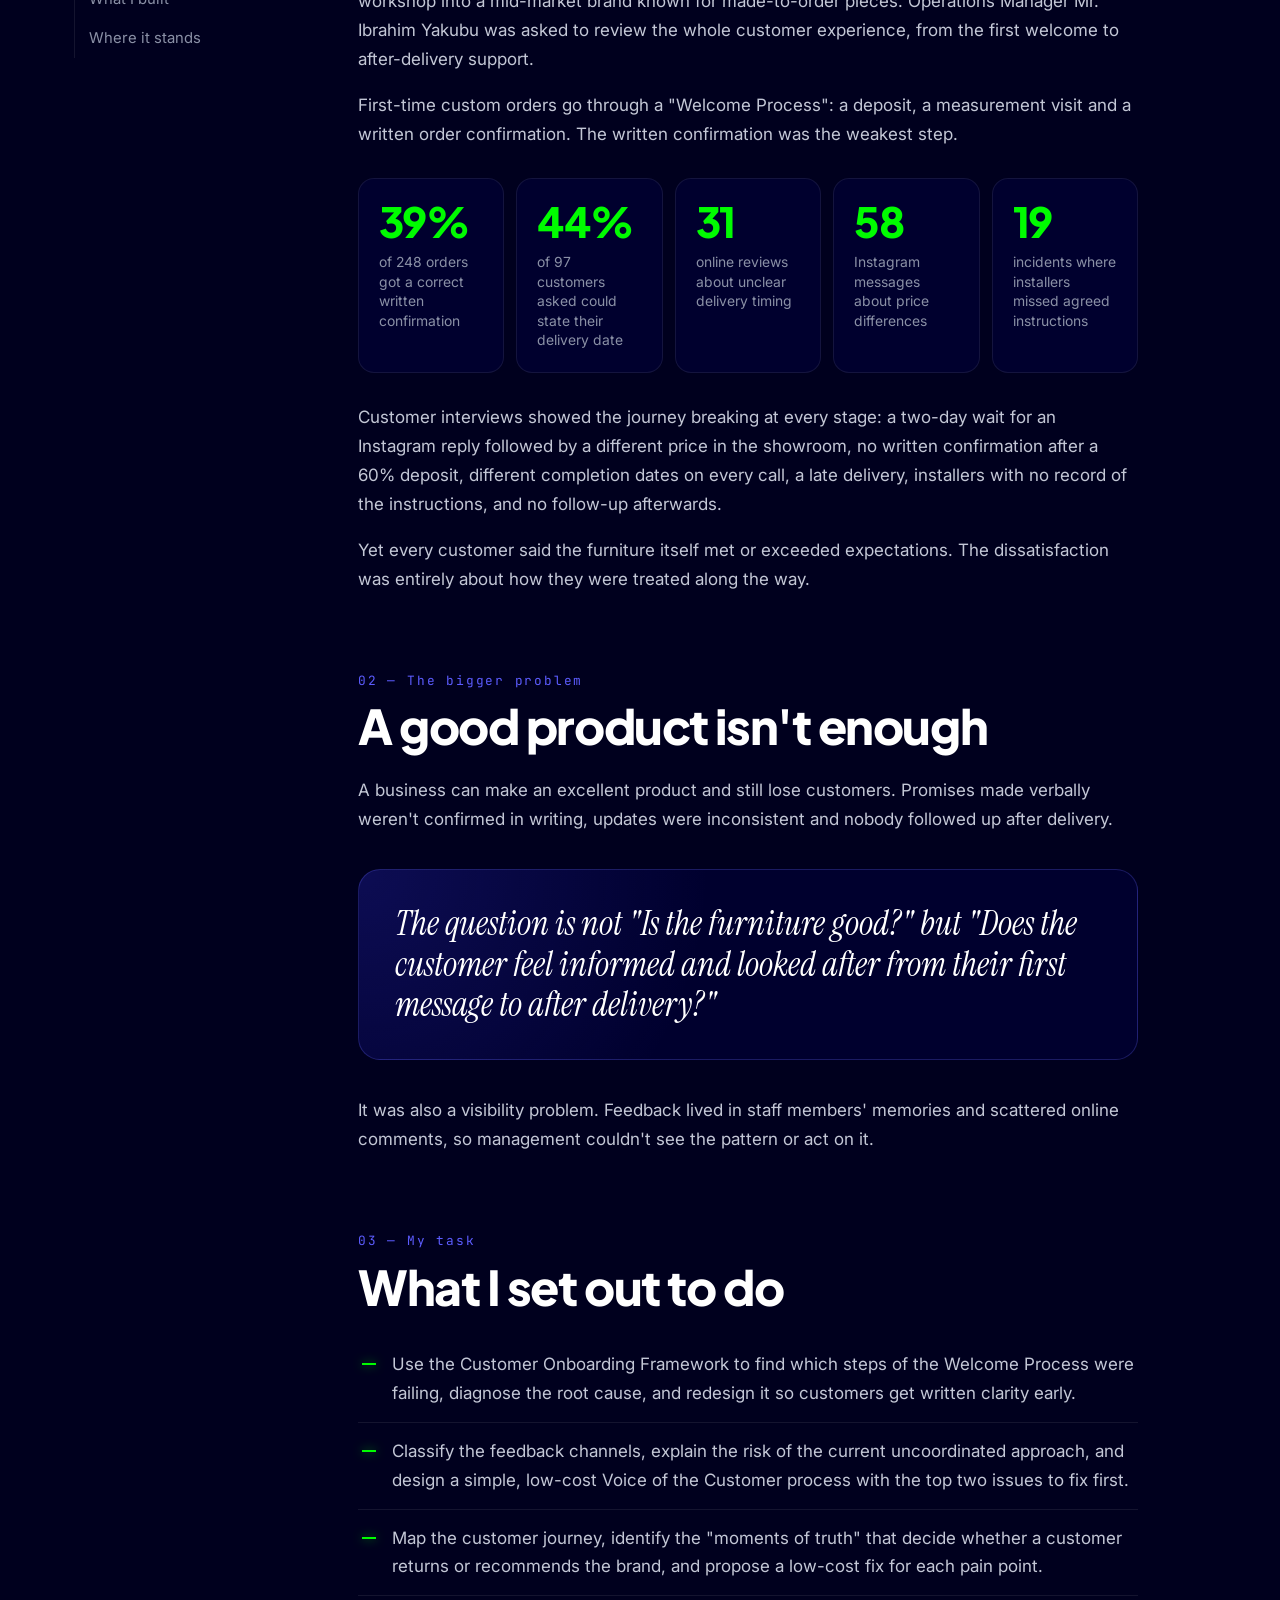
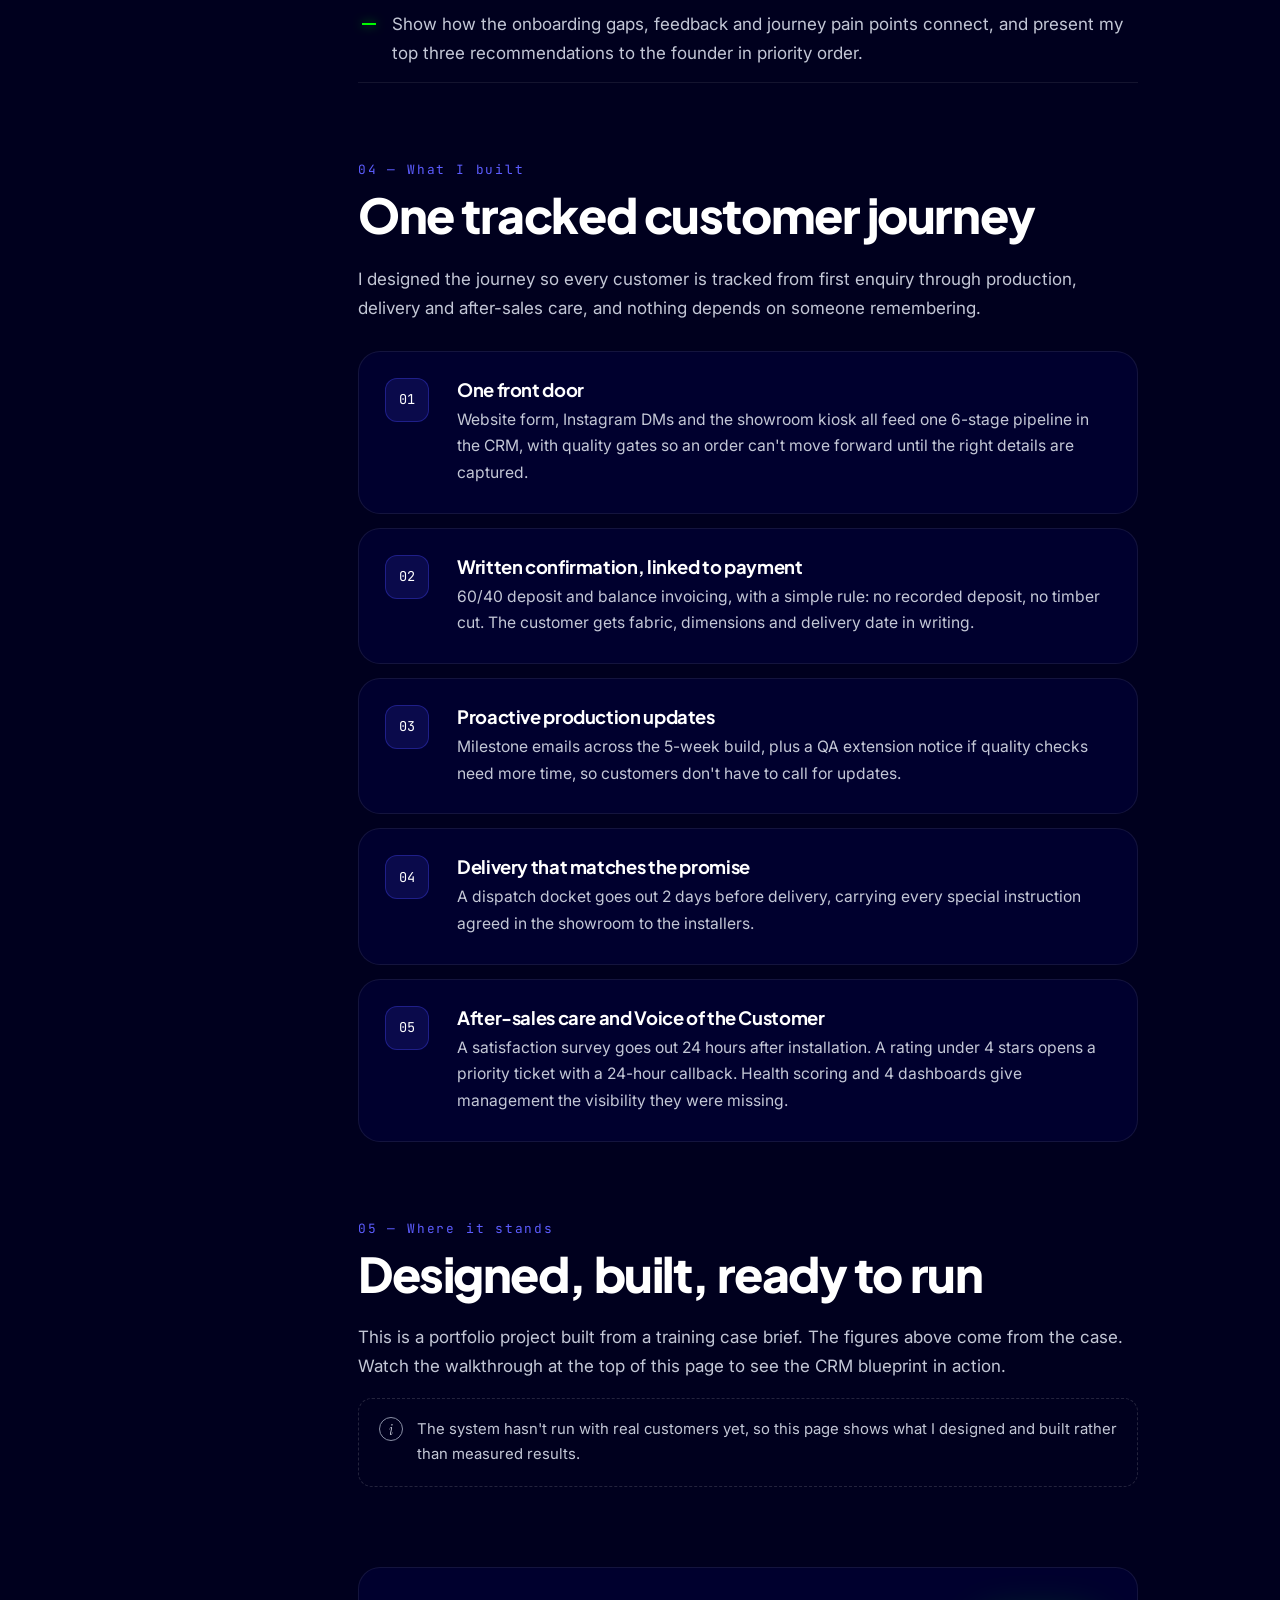
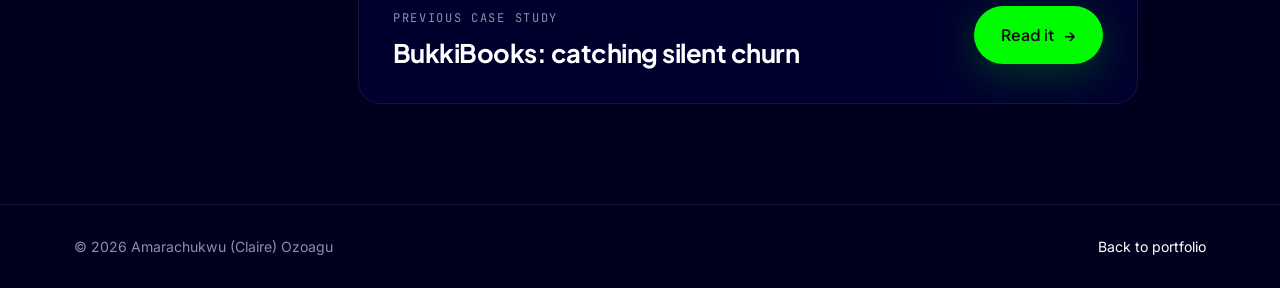
<file: ijeoma-home-and-living.html>
<!DOCTYPE html>
<html lang="en">
<head>
  <meta charset="utf-8">
  <meta name="viewport" content="width=device-width, initial-scale=1">
  <title>Ijeoma Home &amp; Living Case Study | Claire Ozoagu</title>
  <meta name="description" content="Redesigning the customer journey for a custom furniture brand: onboarding, Voice of the Customer and journey mapping.">
  <meta name="theme-color" content="#00001e">
  <link rel="icon" href="data:image/svg+xml,%3Csvg xmlns='http://www.w3.org/2000/svg' viewBox='0 0 64 64'%3E%3Cdefs%3E%3ClinearGradient id='g' x1='0' x2='1'%3E%3Cstop offset='0' stop-color='%2300fc00'/%3E%3Cstop offset='1' stop-color='%2300fc00'/%3E%3C/linearGradient%3E%3C/defs%3E%3Ccircle cx='32' cy='32' r='32' fill='url(%23g)'/%3E%3Ctext x='32' y='41' font-family='Arial' font-weight='700' font-size='24' text-anchor='middle' fill='%230b0d14'%3ECO%3C/text%3E%3C/svg%3E">
  <link rel="preconnect" href="https://fonts.googleapis.com">
  <link rel="preconnect" href="https://fonts.gstatic.com" crossorigin>
  <link href="https://fonts.googleapis.com/css2?family=Inter:wght@400;500;600&family=Instrument+Serif:ital@1&family=JetBrains+Mono:wght@400;500&family=Plus+Jakarta+Sans:wght@600;700;800&display=swap" rel="stylesheet">
  <link rel="stylesheet" href="style.css">
  <script>document.documentElement.classList.add('js');</script>
</head>
<body>
<header class="site-header">
  <div class="nav-pill">
    <a class="brand" href="index.html"><span class="brand-mark">CO</span><span class="brand-name">Claire Ozoagu</span></a>
    <button class="nav-toggle" aria-label="Open menu" aria-expanded="false"><span></span><span></span><span></span></button>
    <nav class="site-nav" aria-label="Main">
      <a href="index.html#home">Home</a>
      <a href="index.html#about">About</a>
      <a href="index.html#services">How I Help</a>
      <a class="active" href="index.html#work">Work</a>
      <a href="index.html#videos">Videos</a>
      <a href="index.html#experience">Experience</a>
      <a class="nav-cta" href="index.html#contact">Let's talk</a>
    </nav>
  </div>
</header>

<main>
<section class="cs-hero">
  <div class="hero-grid"></div>
  <span class="glow blue"></span>
  <div class="container">
    <a class="back" href="index.html#work">← All work</a>
    <span class="kicker" style="display:flex"><b>Case study 03</b> Portfolio project</span>
    <h1>Ijeoma Home &amp; Living: a journey <em>customers can trust.</em></h1>
    <p class="lead">Covers the Customer Onboarding Framework, Voice of the Customer and a full customer journey map, built as a CRM blueprint.</p>
    <ul class="chips"><li>Onboarding</li><li>Voice of the Customer</li><li>Journey mapping</li><li>Zoho CRM</li><li>Google Forms</li><li>Google Sheets</li></ul>
  </div>
</section>

<section class="cs-main">
  <div class="container">
    <div class="cs-video reveal">
      <div class="video" data-video="ijeoma"><a href="https://drive.google.com/file/d/1bYU436oq6e0n8YpJzwAwsUDDG6ciQQh0/view">Watch the video</a></div>
    </div>

    <div class="cs-layout">
      <aside class="cs-toc">
        <span class="mono">On this page</span>
        <a href="#case">The case</a>
        <a href="#problem">The bigger problem</a>
        <a href="#task">My task</a>
        <a href="#built">What I built</a>
        <a href="#status">Where it stands</a>
      </aside>

      <div class="cs-body">
        <section id="case" class="reveal">
          <h2><span class="n">01 — The case</span>Great furniture, a broken journey</h2>
          <p>Ijeoma Home &amp; Living is a furniture and decor retailer with showrooms in Lekki, Surulere and Abuja, plus a growing online store. Founder Mrs. Ijeoma Chukwu grew it from a small sofa workshop into a mid-market brand known for made-to-order pieces. Operations Manager Mr. Ibrahim Yakubu was asked to review the whole customer experience, from the first welcome to after-delivery support.</p>
          <p>First-time custom orders go through a "Welcome Process": a deposit, a measurement visit and a written order confirmation. The written confirmation was the weakest step.</p>
          <div class="figures">
            <div><b>39%</b><span>of 248 orders got a correct written confirmation</span></div>
            <div><b>44%</b><span>of 97 customers asked could state their delivery date</span></div>
            <div><b>31</b><span>online reviews about unclear delivery timing</span></div>
            <div><b>58</b><span>Instagram messages about price differences</span></div>
            <div><b>19</b><span>incidents where installers missed agreed instructions</span></div>
          </div>
          <p>Customer interviews showed the journey breaking at every stage: a two-day wait for an Instagram reply followed by a different price in the showroom, no written confirmation after a 60% deposit, different completion dates on every call, a late delivery, installers with no record of the instructions, and no follow-up afterwards.</p>
          <p>Yet every customer said the furniture itself met or exceeded expectations. The dissatisfaction was entirely about how they were treated along the way.</p>
        </section>

        <section id="problem" class="reveal">
          <h2><span class="n">02 — The bigger problem</span>A good product isn't enough</h2>
          <p>A business can make an excellent product and still lose customers. Promises made verbally weren't confirmed in writing, updates were inconsistent and nobody followed up after delivery.</p>
          <div class="pull">The question is not "Is the furniture good?" but "Does the customer feel informed and looked after from their first message to after delivery?"</div>
          <p>It was also a visibility problem. Feedback lived in staff members' memories and scattered online comments, so management couldn't see the pattern or act on it.</p>
        </section>

        <section id="task" class="reveal">
          <h2><span class="n">03 — My task</span>What I set out to do</h2>
          <ul>
            <li>Use the Customer Onboarding Framework to find which steps of the Welcome Process were failing, diagnose the root cause, and redesign it so customers get written clarity early.</li>
            <li>Classify the feedback channels, explain the risk of the current uncoordinated approach, and design a simple, low-cost Voice of the Customer process with the top two issues to fix first.</li>
            <li>Map the customer journey, identify the "moments of truth" that decide whether a customer returns or recommends the brand, and propose a low-cost fix for each pain point.</li>
            <li>Show how the onboarding gaps, feedback and journey pain points connect, and present my top three recommendations to the founder in priority order.</li>
          </ul>
        </section>

        <section id="built" class="reveal">
          <h2><span class="n">04 — What I built</span>One tracked customer journey</h2>
          <p>I designed the journey so every customer is tracked from first enquiry through production, delivery and after-sales care, and nothing depends on someone remembering.</p>
          <div class="steps-v">
            <div class="card"><span class="num">01</span><div>
              <h3>One front door</h3>
              <p>Website form, Instagram DMs and the showroom kiosk all feed one 6-stage pipeline in the CRM, with quality gates so an order can't move forward until the right details are captured.</p>
            </div></div>
            <div class="card"><span class="num">02</span><div>
              <h3>Written confirmation, linked to payment</h3>
              <p>60/40 deposit and balance invoicing, with a simple rule: no recorded deposit, no timber cut. The customer gets fabric, dimensions and delivery date in writing.</p>
            </div></div>
            <div class="card"><span class="num">03</span><div>
              <h3>Proactive production updates</h3>
              <p>Milestone emails across the 5-week build, plus a QA extension notice if quality checks need more time, so customers don't have to call for updates.</p>
            </div></div>
            <div class="card"><span class="num">04</span><div>
              <h3>Delivery that matches the promise</h3>
              <p>A dispatch docket goes out 2 days before delivery, carrying every special instruction agreed in the showroom to the installers.</p>
            </div></div>
            <div class="card"><span class="num">05</span><div>
              <h3>After-sales care and Voice of the Customer</h3>
              <p>A satisfaction survey goes out 24 hours after installation. A rating under 4 stars opens a priority ticket with a 24-hour callback. Health scoring and 4 dashboards give management the visibility they were missing.</p>
            </div></div>
          </div>
        </section>

        <section id="status" class="reveal">
          <h2><span class="n">05 — Where it stands</span>Designed, built, ready to run</h2>
          <p>This is a portfolio project built from a training case brief. The figures above come from the case. Watch the walkthrough at the top of this page to see the CRM blueprint in action.</p>
          <p class="honest">The system hasn't run with real customers yet, so this page shows what I designed and built rather than measured results.</p>
        </section>

        <a class="card next reveal" href="bukkibooks.html">
          <div><span class="mono">Previous case study</span><h3>BukkiBooks: catching silent churn</h3></div>
          <span class="btn btn-primary">Read it <span class="arrow">→</span></span>
        </a>
      </div>
    </div>
  </div>
</section>
</main>

<footer class="site-footer" style="margin-top:100px">
  <div class="container">
    <span>© <span id="year">2026</span> Amarachukwu (Claire) Ozoagu</span>
    <a href="index.html">Back to portfolio</a>
  </div>
</footer>
<script src="config.js"></script>
<script src="site.js"></script>
</body>
</html>
</file>
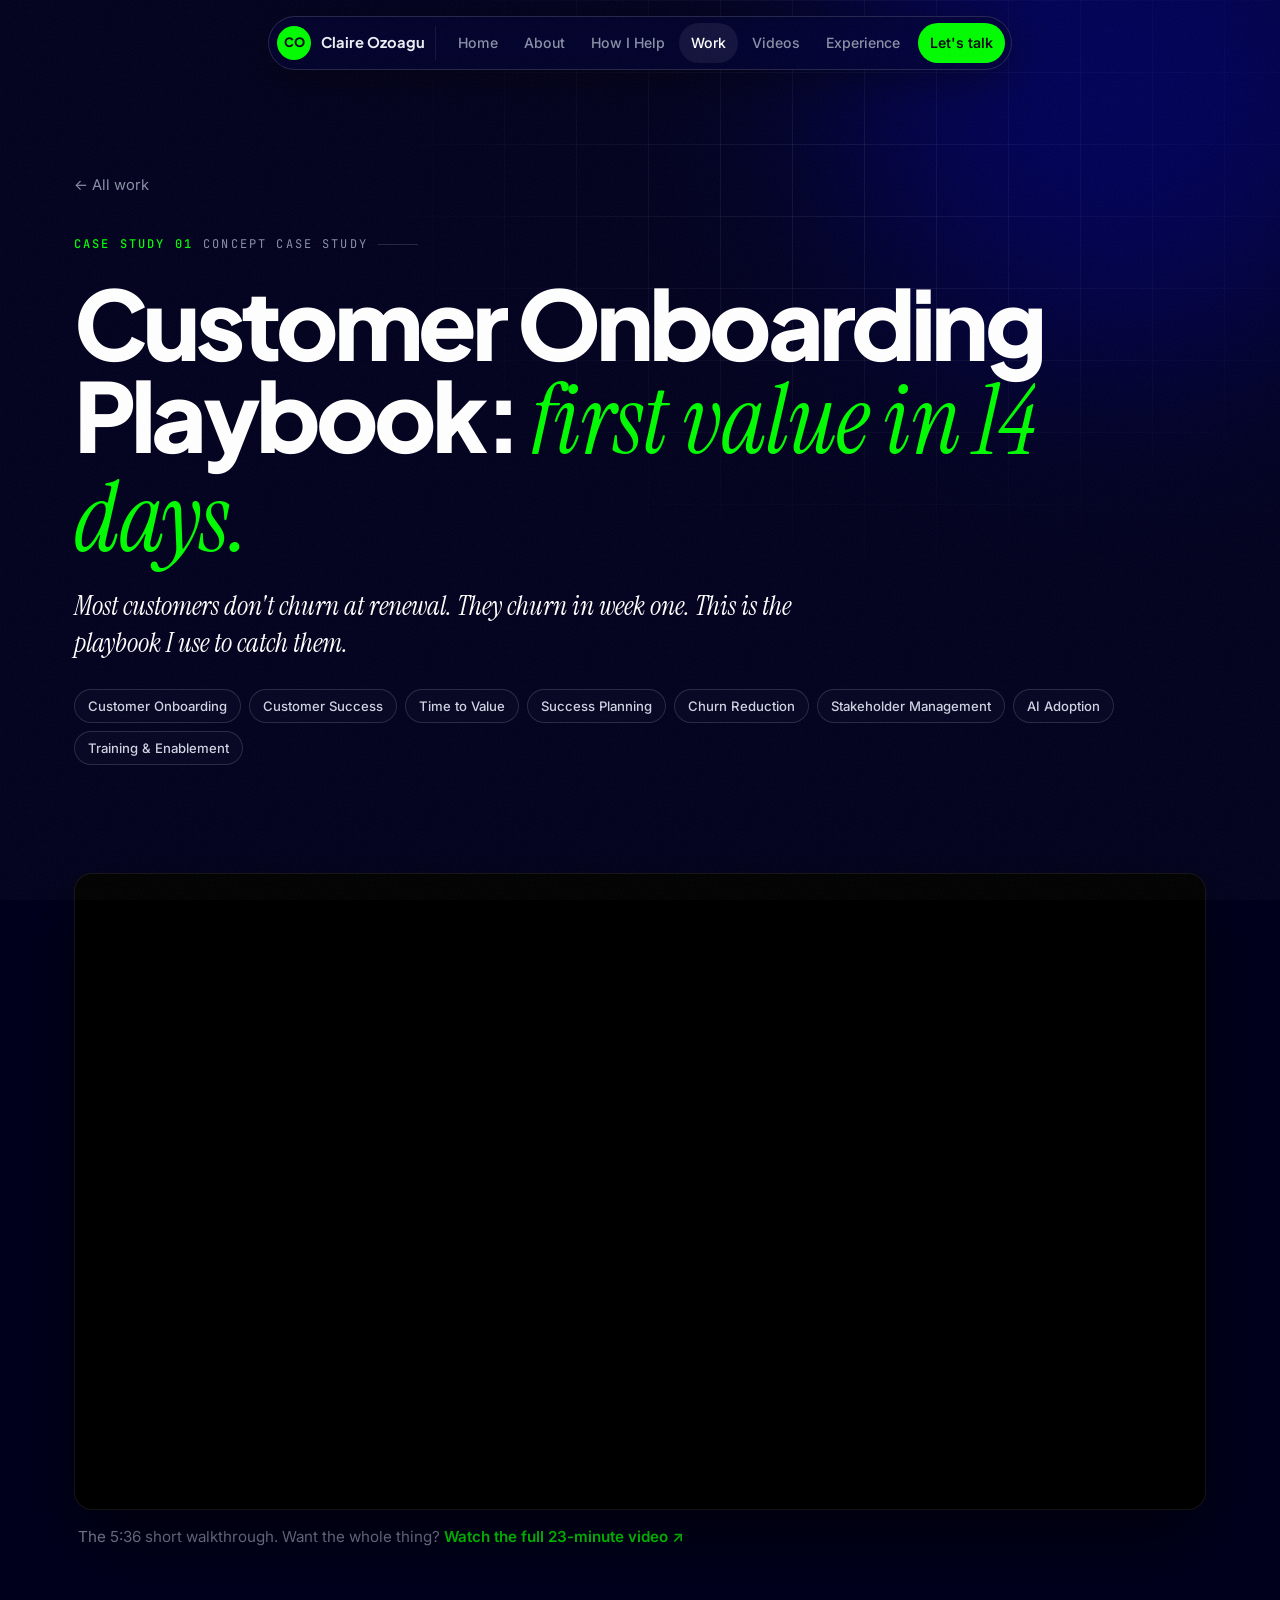
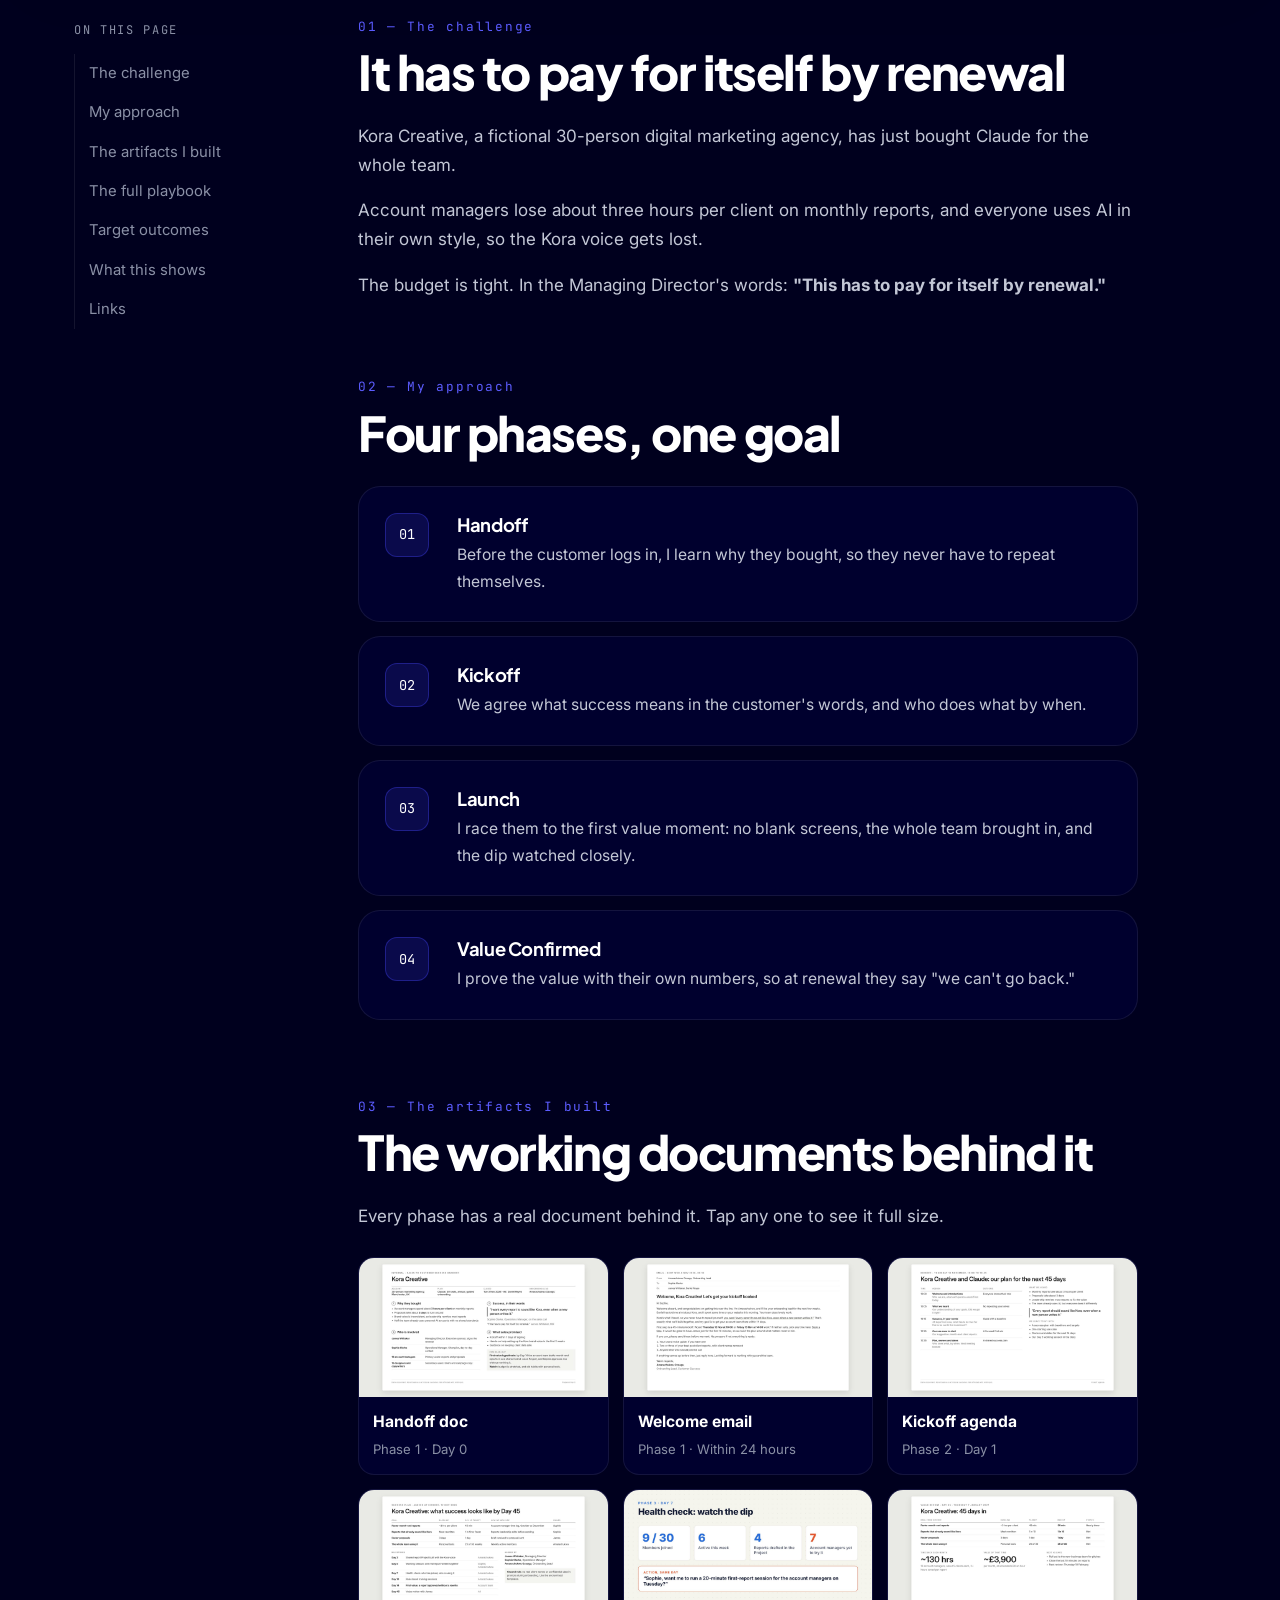
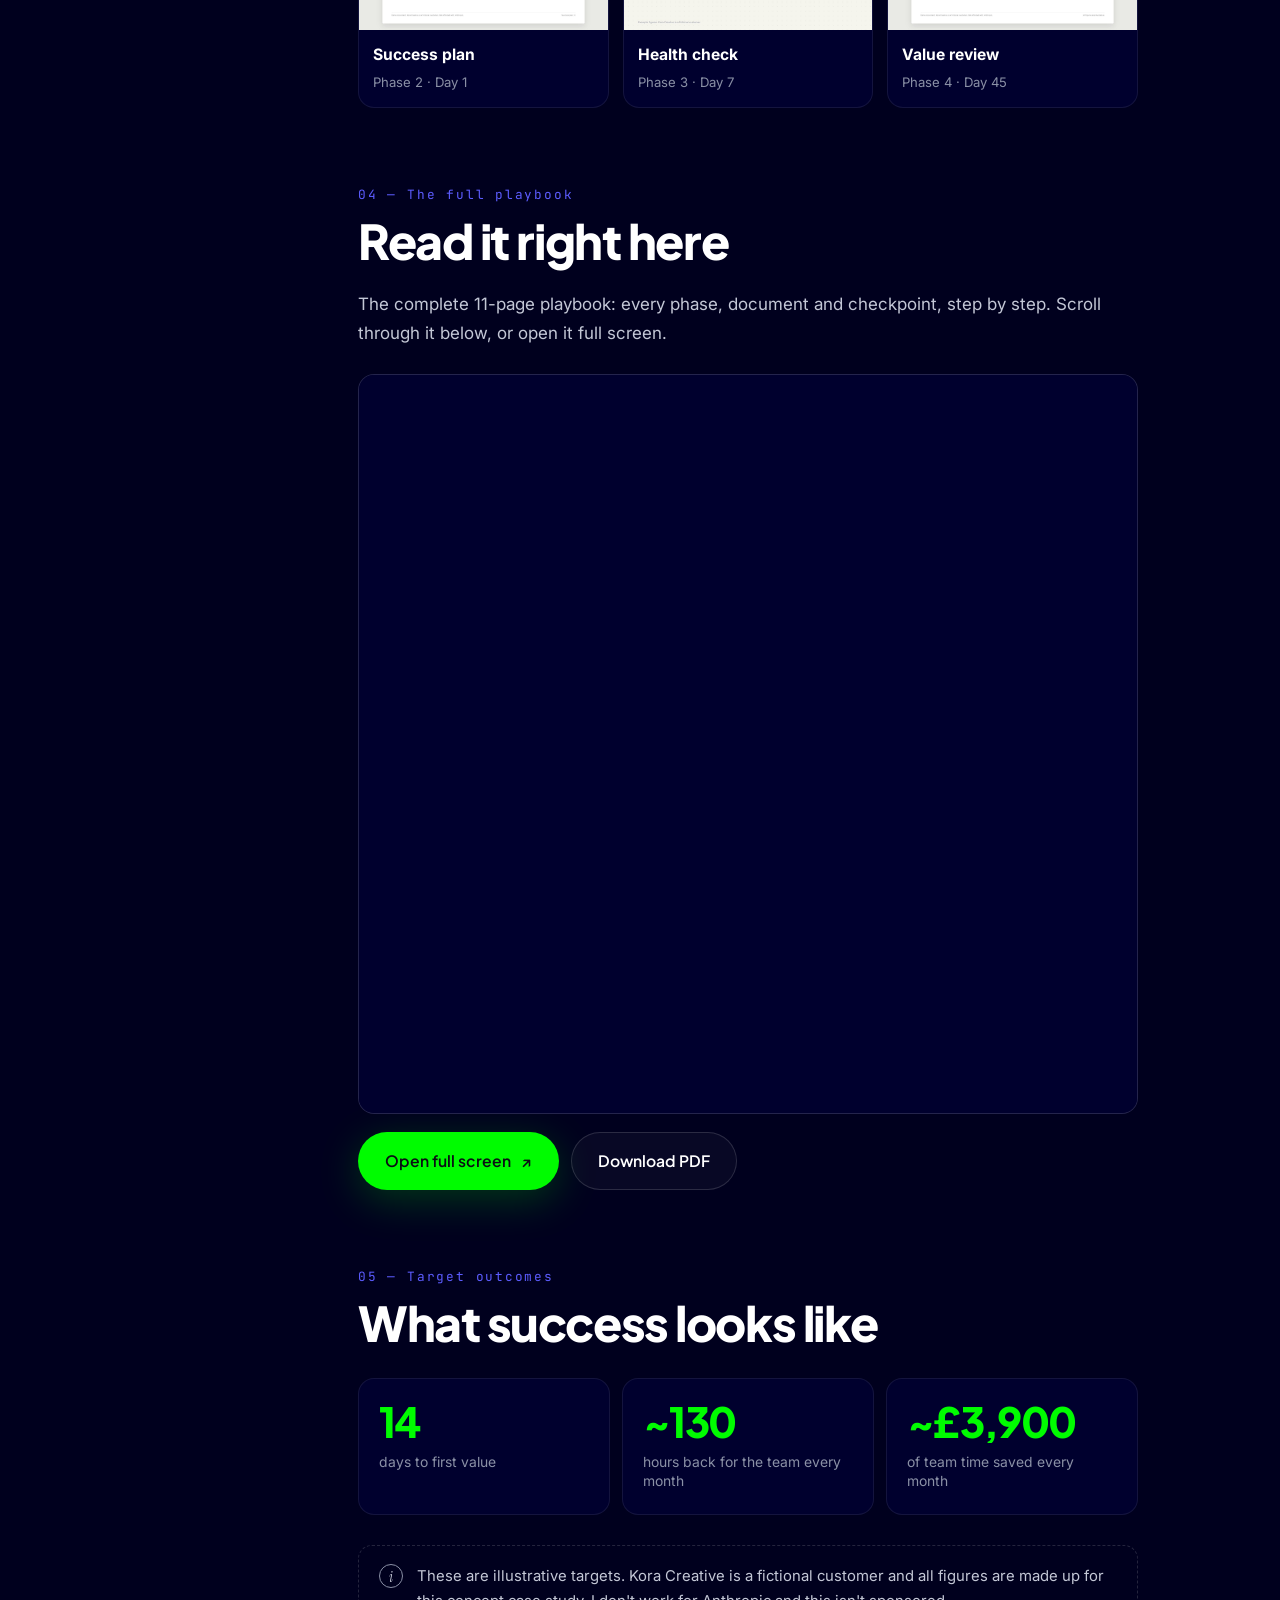
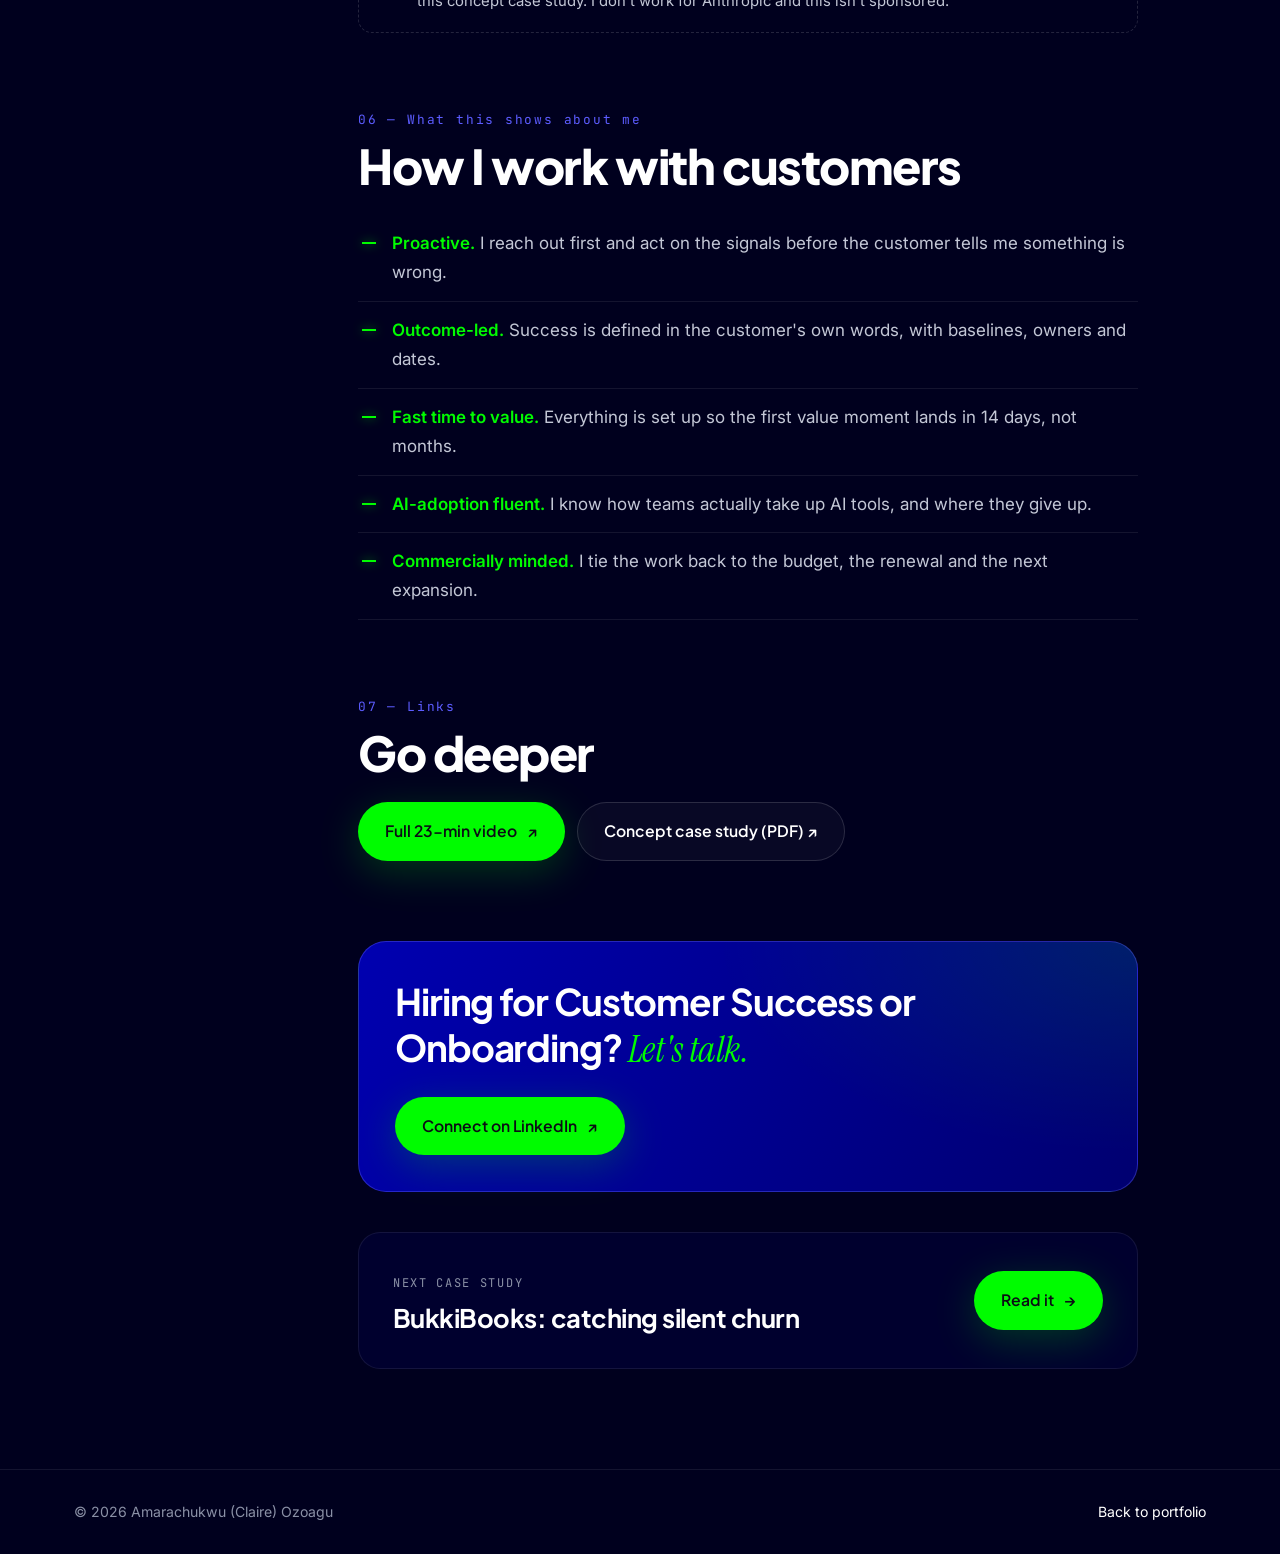
<file: onboarding-playbook.html>
<!DOCTYPE html>
<html lang="en">
<head>
  <meta charset="utf-8">
  <meta name="viewport" content="width=device-width, initial-scale=1">
  <title>Customer Onboarding Playbook Case Study | Claire Ozoagu</title>
  <meta name="description" content="Customer Onboarding Playbook: first value in 14 days. A concept case study showing a four-phase onboarding framework, the artifacts behind it and the target outcomes.">
  <meta name="theme-color" content="#00001e">
  <meta property="og:title" content="Customer Onboarding Playbook: First Value in 14 Days">
  <meta property="og:description" content="Most customers don't churn at renewal. They churn in week one. This is the playbook I use to catch them.">
  <meta property="og:image" content="https://claireozoagu.github.io/onboarding-thumbnail.jpg">
  <link rel="icon" href="data:image/svg+xml,%3Csvg xmlns='http://www.w3.org/2000/svg' viewBox='0 0 64 64'%3E%3Cdefs%3E%3ClinearGradient id='g' x1='0' x2='1'%3E%3Cstop offset='0' stop-color='%2300fc00'/%3E%3Cstop offset='1' stop-color='%2300fc00'/%3E%3C/linearGradient%3E%3C/defs%3E%3Ccircle cx='32' cy='32' r='32' fill='url(%23g)'/%3E%3Ctext x='32' y='41' font-family='Arial' font-weight='700' font-size='24' text-anchor='middle' fill='%230b0d14'%3ECO%3C/text%3E%3C/svg%3E">
  <link rel="preconnect" href="https://fonts.googleapis.com">
  <link rel="preconnect" href="https://fonts.gstatic.com" crossorigin>
  <link href="https://fonts.googleapis.com/css2?family=Inter:wght@400;500;600&family=Instrument+Serif:ital@1&family=JetBrains+Mono:wght@400;500&family=Plus+Jakarta+Sans:wght@600;700;800&display=swap" rel="stylesheet">
  <link rel="stylesheet" href="style.css">
  <script>document.documentElement.classList.add('js');</script>
</head>
<body>
<header class="site-header">
  <div class="nav-pill">
    <a class="brand" href="index.html"><span class="brand-mark">CO</span><span class="brand-name">Claire Ozoagu</span></a>
    <button class="nav-toggle" aria-label="Open menu" aria-expanded="false"><span></span><span></span><span></span></button>
    <nav class="site-nav" aria-label="Main">
      <a href="index.html#home">Home</a>
      <a href="index.html#about">About</a>
      <a href="index.html#services">How I Help</a>
      <a class="active" href="index.html#work">Work</a>
      <a href="index.html#videos">Videos</a>
      <a href="index.html#experience">Experience</a>
      <a class="nav-cta" href="index.html#contact">Let's talk</a>
    </nav>
  </div>
</header>

<main>
<section class="cs-hero">
  <div class="hero-grid"></div>
  <span class="glow blue"></span>
  <div class="container">
    <a class="back" href="index.html#work">← All work</a>
    <span class="kicker" style="display:flex"><b>Case study 01</b> Concept case study</span>
    <h1>Customer Onboarding Playbook: <em>first value in 14 days.</em></h1>
    <p class="lead hook">Most customers don't churn at renewal. They churn in week one. This is the playbook I use to catch them.</p>
    <ul class="chips"><li>Customer Onboarding</li><li>Customer Success</li><li>Time to Value</li><li>Success Planning</li><li>Churn Reduction</li><li>Stakeholder Management</li><li>AI Adoption</li><li>Training &amp; Enablement</li></ul>
  </div>
</section>

<section class="cs-main">
  <div class="container">
    <!-- Short walkthrough (5:36). Paste the Google Drive link into config.js (videos.onboarding) and it plays here. -->
    <div class="cs-video reveal">
      <div class="video" data-video="onboarding">
        <a class="video-poster" data-video-link="onboardingFull" href="https://youtu.be/M9QFbwyFA_M" target="_blank" rel="noopener" data-keep-text>
          <img src="onboarding-thumbnail.jpg" alt="Stop churn with this 4-step onboarding framework: Claude CSM live demo">
          <span class="play" aria-hidden="true"></span>
          <span class="poster-note">Short walkthrough coming soon · Watch the full video on YouTube</span>
        </a>
      </div>
      <p class="video-caption">The 5:36 short walkthrough. Want the whole thing? <a data-video-link="onboardingFull" data-keep-text href="https://youtu.be/M9QFbwyFA_M" target="_blank" rel="noopener">Watch the full 23-minute video ↗</a></p>
    </div>

    <div class="cs-layout">
      <aside class="cs-toc">
        <span class="mono">On this page</span>
        <a href="#challenge">The challenge</a>
        <a href="#approach">My approach</a>
        <a href="#artifacts">The artifacts I built</a>
        <a href="#playbook">The full playbook</a>
        <a href="#outcomes">Target outcomes</a>
        <a href="#shows">What this shows</a>
        <a href="#links">Links</a>
      </aside>

      <div class="cs-body">
        <section id="challenge" class="reveal">
          <h2><span class="n">01 — The challenge</span>It has to pay for itself by renewal</h2>
          <p>Kora Creative, a fictional 30-person digital marketing agency, has just bought Claude for the whole team.</p>
          <p>Account managers lose about three hours per client on monthly reports, and everyone uses AI in their own style, so the Kora voice gets lost.</p>
          <p>The budget is tight. In the Managing Director's words: <strong>"This has to pay for itself by renewal."</strong></p>
        </section>

        <section id="approach" class="reveal">
          <h2><span class="n">02 — My approach</span>Four phases, one goal</h2>
          <div class="steps-v">
            <div class="card"><span class="num">01</span><div>
              <h3>Handoff</h3>
              <p>Before the customer logs in, I learn why they bought, so they never have to repeat themselves.</p>
            </div></div>
            <div class="card"><span class="num">02</span><div>
              <h3>Kickoff</h3>
              <p>We agree what success means in the customer's words, and who does what by when.</p>
            </div></div>
            <div class="card"><span class="num">03</span><div>
              <h3>Launch</h3>
              <p>I race them to the first value moment: no blank screens, the whole team brought in, and the dip watched closely.</p>
            </div></div>
            <div class="card"><span class="num">04</span><div>
              <h3>Value Confirmed</h3>
              <p>I prove the value with their own numbers, so at renewal they say "we can't go back."</p>
            </div></div>
          </div>
        </section>

        <section id="artifacts" class="reveal">
          <h2><span class="n">03 — The artifacts I built</span>The working documents behind it</h2>
          <p>Every phase has a real document behind it. Tap any one to see it full size.</p>
          <div class="artifact-grid">
            <a class="artifact" href="onboarding-handoff-doc.jpg" target="_blank" rel="noopener"><img src="onboarding-handoff-doc.jpg" alt="Sales to Customer Success handoff document" loading="lazy"><span><b>Handoff doc</b>Phase 1 · Day 0</span></a>
            <a class="artifact" href="onboarding-welcome-email.jpg" target="_blank" rel="noopener"><img src="onboarding-welcome-email.jpg" alt="Welcome email to the customer's champion" loading="lazy"><span><b>Welcome email</b>Phase 1 · Within 24 hours</span></a>
            <a class="artifact" href="onboarding-kickoff-agenda.jpg" target="_blank" rel="noopener"><img src="onboarding-kickoff-agenda.jpg" alt="45-minute kickoff call agenda" loading="lazy"><span><b>Kickoff agenda</b>Phase 2 · Day 1</span></a>
            <a class="artifact" href="onboarding-success-plan.jpg" target="_blank" rel="noopener"><img src="onboarding-success-plan.jpg" alt="Success plan with baselines, targets, owners and dates" loading="lazy"><span><b>Success plan</b>Phase 2 · Day 1</span></a>
            <a class="artifact" href="onboarding-health-check.jpg" target="_blank" rel="noopener"><img src="onboarding-health-check.jpg" alt="Day 7 health check: adoption signals and same-day action" loading="lazy"><span><b>Health check</b>Phase 3 · Day 7</span></a>
            <a class="artifact" href="onboarding-value-review.jpg" target="_blank" rel="noopener"><img src="onboarding-value-review.jpg" alt="Day 45 value review against the kickoff goals" loading="lazy"><span><b>Value review</b>Phase 4 · Day 45</span></a>
          </div>
        </section>

        <section id="playbook" class="reveal">
          <h2><span class="n">04 — The full playbook</span>Read it right here</h2>
          <p>The complete 11-page playbook: every phase, document and checkpoint, step by step. Scroll through it below, or open it full screen.</p>
          <div class="pdf-viewer">
            <iframe src="onboarding-playbook.pdf#view=FitH" title="Onboarding Playbook: How I onboarded Kora Creative (PDF)" loading="lazy"></iframe>
            <a class="pdf-cover" href="onboarding-playbook.pdf" target="_blank" rel="noopener">
              <img src="onboarding-playbook-cover.jpg" alt="Onboarding Playbook cover: How I onboarded Kora Creative's whole team in 14 days" loading="lazy">
              <span class="btn btn-primary">Open the playbook <span class="arrow">↗</span></span>
            </a>
          </div>
          <div class="btn-row">
            <a class="btn btn-primary" href="onboarding-playbook.pdf" target="_blank" rel="noopener">Open full screen <span class="arrow">↗</span></a>
            <a class="btn btn-ghost" href="onboarding-playbook.pdf" download="Onboarding Playbook - Amarachukwu Ozoagu.pdf">Download PDF</a>
          </div>
        </section>

        <section id="outcomes" class="reveal">
          <h2><span class="n">05 — Target outcomes</span>What success looks like</h2>
          <div class="figures">
            <div><b>14</b><span>days to first value</span></div>
            <div><b>~130</b><span>hours back for the team every month</span></div>
            <div><b>~£3,900</b><span>of team time saved every month</span></div>
          </div>
          <p class="honest">These are illustrative targets. Kora Creative is a fictional customer and all figures are made up for this concept case study. I don't work for Anthropic and this isn't sponsored.</p>
        </section>

        <section id="shows" class="reveal">
          <h2><span class="n">06 — What this shows about me</span>How I work with customers</h2>
          <ul class="shows-list">
            <li><b>Proactive.</b> I reach out first and act on the signals before the customer tells me something is wrong.</li>
            <li><b>Outcome-led.</b> Success is defined in the customer's own words, with baselines, owners and dates.</li>
            <li><b>Fast time to value.</b> Everything is set up so the first value moment lands in 14 days, not months.</li>
            <li><b>AI-adoption fluent.</b> I know how teams actually take up AI tools, and where they give up.</li>
            <li><b>Commercially minded.</b> I tie the work back to the budget, the renewal and the next expansion.</li>
          </ul>
        </section>

        <section id="links" class="reveal">
          <h2><span class="n">07 — Links</span>Go deeper</h2>
          <div class="btn-row">
            <a class="btn btn-primary" href="https://youtu.be/M9QFbwyFA_M" target="_blank" rel="noopener">Full 23-min video <span class="arrow">↗</span></a>
            <a class="btn btn-ghost" data-link="onboardingCarousel" target="_blank" rel="noopener">Carousel (PDF) ↗</a>
            <a class="btn btn-ghost" data-link="onboardingCaseStudy" target="_blank" rel="noopener">Concept case study (PDF) ↗</a>
          </div>
        </section>

        <div class="cta-band reveal">
          <h3>Hiring for Customer Success or Onboarding? <em>Let's talk.</em></h3>
          <a class="btn btn-primary" data-link="linkedin" href="https://www.linkedin.com/in/ozoagu-amarachukwu-claire-csm-tam/" target="_blank" rel="noopener">Connect on LinkedIn <span class="arrow">↗</span></a>
        </div>

        <a class="card next reveal" href="bukkibooks.html">
          <div><span class="mono">Next case study</span><h3>BukkiBooks: catching silent churn</h3></div>
          <span class="btn btn-primary">Read it <span class="arrow">→</span></span>
        </a>
      </div>
    </div>
  </div>
</section>
</main>

<footer class="site-footer" style="margin-top:100px">
  <div class="container">
    <span>© <span id="year">2026</span> Amarachukwu (Claire) Ozoagu</span>
    <a href="index.html">Back to portfolio</a>
  </div>
</footer>
<script src="config.js"></script>
<script src="site.js"></script>
</body>
</html>
</file>
<file: style.css>
/* Claire Ozoagu — Customer Success portfolio
   Design: "Midnight Editorial" — dark only, royal blue glow with lemon green accents, editorial serif accents */

:root {
  --bg: #00001e;
  --surface: #00002e;
  --raised: #00003d;
  --royal: #0000b0;
  --navy: #000070;
  --line: rgba(255, 255, 255, 0.08);
  --line-strong: rgba(255, 255, 255, 0.14);
  --text: #eceef5;
  --muted: #8a90a6;
  --blue: #5c5cff;
  --lime: #00fc00;
  --lime-deep: #00fc00;
  --green: #4ade80;
  --grad: linear-gradient(100deg, #00fc00 0%, #00fc00 100%);
  --grad-line: linear-gradient(90deg, #5c5cff, #00fc00);
  --radius: 22px;
  --max: 1180px;
  --sans: "Plus Jakarta Sans", system-ui, -apple-system, "Segoe UI", sans-serif;
  --serif: "Instrument Serif", Georgia, serif;
  --body: "Inter", system-ui, -apple-system, "Segoe UI", sans-serif;
  --mono: "JetBrains Mono", ui-monospace, monospace;
}

* { box-sizing: border-box; }
html { scroll-behavior: smooth; scroll-padding-top: 96px; background: var(--bg); }
body {
  margin: 0; background: var(--bg); color: var(--text);
  font-family: var(--body); font-size: 17px; line-height: 1.7;
  -webkit-font-smoothing: antialiased; overflow-x: hidden;
}
/* film grain */
body::after {
  content: ""; position: fixed; inset: 0; pointer-events: none; z-index: 100; opacity: .05;
  background-image: url("data:image/svg+xml,%3Csvg xmlns='http://www.w3.org/2000/svg' width='160' height='160'%3E%3Cfilter id='n'%3E%3CfeTurbulence type='fractalNoise' baseFrequency='.9' numOctaves='3' stitchTiles='stitch'/%3E%3C/filter%3E%3Crect width='100%25' height='100%25' filter='url(%23n)'/%3E%3C/svg%3E");
}
img { max-width: 100%; display: block; }
a { color: inherit; }
::selection { background: rgba(70,70,255,.45); color: #fff; }
h1, h2, h3, h4 { font-family: var(--sans); color: #fff; margin: 0 0 .5em; letter-spacing: -0.03em; line-height: 1.05; font-weight: 800; }
h2 { font-size: clamp(2.3rem, 5.2vw, 4.2rem); }
h3 { font-size: 1.3rem; letter-spacing: -0.02em; line-height: 1.25; font-weight: 700; }
p { margin: 0 0 1em; }
em, .serif { font-family: var(--serif); font-style: italic; font-weight: 400; letter-spacing: -0.01em; }
h1 em, h2 em, .grad {
  background: var(--grad); -webkit-background-clip: text; background-clip: text; color: transparent;
  padding-right: .06em;
}
.container { width: 100%; max-width: var(--max); margin: 0 auto; padding: 0 24px; }
.section { padding: 120px 0; position: relative; }
.kicker {
  display: inline-flex; align-items: center; gap: 10px; font-family: var(--mono); font-size: .75rem;
  letter-spacing: .18em; text-transform: uppercase; color: var(--muted); margin-bottom: 22px;
}
.kicker b { color: var(--lime); font-weight: 500; }
.kicker::after { content: ""; width: 40px; height: 1px; background: var(--line-strong); }
.lead { font-size: 1.15rem; color: var(--muted); max-width: 640px; }
.section-head { margin-bottom: 56px; }
.skip { position: absolute; left: -999px; }
.skip:focus { left: 16px; top: 16px; background: #fff; color: #000; padding: 8px 12px; z-index: 200; }

/* glows */
.glow { position: absolute; border-radius: 50%; filter: blur(110px); pointer-events: none; z-index: 0; opacity: .55; }
.glow.blue { background: #0000b0; }
.glow.violet { background: #000070; }
.section > .container, .hero > .container, .cs-hero > .container { position: relative; z-index: 1; }

/* ---------- Nav (floating pill) ---------- */
.site-header { position: fixed; top: 16px; left: 0; right: 0; z-index: 60; pointer-events: none; }
.nav-pill {
  pointer-events: auto; margin: 0 auto; width: max-content; max-width: calc(100% - 32px);
  display: flex; align-items: center; gap: 6px; padding: 6px 6px 6px 8px;
  background: rgba(0, 0, 46, .72); backdrop-filter: blur(16px) saturate(140%); -webkit-backdrop-filter: blur(16px) saturate(140%);
  border: 1px solid var(--line-strong); border-radius: 999px; box-shadow: 0 10px 40px rgba(0,0,0,.4);
}
.brand { display: flex; align-items: center; gap: 10px; text-decoration: none; padding-right: 10px; margin-right: 4px; border-right: 1px solid var(--line); }
.brand-mark {
  width: 34px; height: 34px; border-radius: 50%; background: var(--grad); color: #0b0d14;
  display: grid; place-items: center; font-family: var(--sans); font-weight: 800; font-size: .8rem; letter-spacing: 0;
}
.brand-name { font-family: var(--sans); font-weight: 700; font-size: .92rem; white-space: nowrap; }
.site-nav { display: flex; align-items: center; gap: 2px; }
.site-nav a {
  text-decoration: none; color: var(--muted); font-size: .88rem; font-weight: 500; padding: 8px 12px; border-radius: 999px;
  transition: color .2s, background .2s; white-space: nowrap;
}
.site-nav a:hover { color: #fff; }
.site-nav a.active { color: #fff; background: rgba(255,255,255,.07); }
.site-nav a.nav-cta { background: var(--grad); color: #0b0d14; font-weight: 600; margin-left: 4px; }
.nav-toggle { display: none; background: none; border: 0; color: #fff; padding: 8px 10px; cursor: pointer; }
.nav-toggle span { display: block; width: 20px; height: 1.5px; background: #fff; margin: 5px 0; transition: transform .25s, opacity .25s; }
.nav-toggle[aria-expanded="true"] span:nth-child(1) { transform: translateY(6.5px) rotate(45deg); }
.nav-toggle[aria-expanded="true"] span:nth-child(2) { opacity: 0; }
.nav-toggle[aria-expanded="true"] span:nth-child(3) { transform: translateY(-6.5px) rotate(-45deg); }

@media (max-width: 1020px) {
  .nav-pill { width: calc(100% - 32px); justify-content: space-between; }
  .brand { border-right: 0; }
  .nav-toggle { display: block; }
  .site-nav {
    position: fixed; inset: 0; z-index: -1; background: rgba(0,0,30,.97);
    flex-direction: column; align-items: flex-start; justify-content: center; gap: 4px; padding: 90px 32px 40px;
    opacity: 0; visibility: hidden; transition: opacity .25s, visibility .25s;
  }
  .site-nav.open { opacity: 1; visibility: visible; }
  .site-nav a { font-family: var(--sans); font-size: 1.9rem; font-weight: 700; color: #fff; padding: 6px 0; letter-spacing: -0.02em; }
  .site-nav a.active { background: none; }
  .site-nav a.nav-cta { margin: 20px 0 0; font-size: 1.05rem; padding: 14px 26px; }
}

/* ---------- Buttons ---------- */
.btn {
  display: inline-flex; align-items: center; gap: 10px; padding: 15px 26px; border-radius: 999px;
  font-family: var(--sans); font-weight: 600; font-size: .98rem; text-decoration: none; cursor: pointer;
  transition: transform .2s, box-shadow .25s, background .25s, border-color .25s; border: 1px solid transparent;
}
.btn:hover { transform: translateY(-2px); }
.btn-primary { background: var(--grad); color: #0b0d14; box-shadow: 0 10px 40px rgba(0,252,0,.22); }
.btn-primary:hover { box-shadow: 0 14px 50px rgba(0,252,0,.38); }
.btn-ghost { border-color: var(--line-strong); color: #fff; background: rgba(255,255,255,.03); }
.btn-ghost:hover { border-color: rgba(255,255,255,.35); background: rgba(255,255,255,.06); }
.btn .arrow { transition: transform .2s; }
.btn:hover .arrow { transform: translateX(3px); }
.btn-row { display: flex; flex-wrap: wrap; gap: 12px; }

/* ---------- Glass card ---------- */
.card {
  position: relative; background: var(--surface); border: 1px solid var(--line); border-radius: var(--radius);
  padding: 30px; overflow: hidden; isolation: isolate; transition: border-color .3s, transform .3s;
}
.card::before { /* spotlight that follows the mouse */
  content: ""; position: absolute; inset: 0; z-index: -1; opacity: 0; transition: opacity .3s;
  background: radial-gradient(420px circle at var(--mx, 50%) var(--my, 50%), rgba(70,70,255,.13), transparent 60%);
}
.card:hover::before { opacity: 1; }
.card:hover { border-color: rgba(110,110,255,.28); }
.card p { color: var(--muted); }
.card p:last-child { margin-bottom: 0; }
.mono { font-family: var(--mono); font-size: .75rem; letter-spacing: .14em; text-transform: uppercase; color: var(--muted); }

/* ---------- Hero ---------- */
.hero { min-height: 100vh; display: flex; align-items: center; padding: 150px 0 90px; position: relative; overflow: hidden; }
.hero .glow.blue { width: 620px; height: 620px; top: -160px; right: -120px; opacity: .45; }
.hero .glow.violet { width: 460px; height: 460px; bottom: -200px; left: -160px; opacity: .3; }
.hero-grid {
  position: absolute; inset: 0; z-index: 0; pointer-events: none;
  background-image: linear-gradient(var(--line) 1px, transparent 1px), linear-gradient(90deg, var(--line) 1px, transparent 1px);
  background-size: 72px 72px;
  mask-image: radial-gradient(ellipse 70% 60% at 50% 35%, #000 20%, transparent 75%);
  -webkit-mask-image: radial-gradient(ellipse 70% 60% at 50% 35%, #000 20%, transparent 75%);
}
.status {
  display: inline-flex; align-items: center; gap: 10px; padding: 7px 16px 7px 12px; border-radius: 999px;
  border: 1px solid var(--line-strong); background: rgba(255,255,255,.03); font-size: .88rem; color: var(--text); margin-bottom: 34px;
}
.status i { width: 8px; height: 8px; border-radius: 50%; background: var(--lime); animation: pulse 2.2s infinite; }
@keyframes pulse { 0% { box-shadow: 0 0 0 0 rgba(0,252,0,.55); } 70% { box-shadow: 0 0 0 10px rgba(0,252,0,0); } 100% { box-shadow: 0 0 0 0 rgba(0,252,0,0); } }
.hero .first-name { font-family: var(--mono); font-size: .8rem; letter-spacing: .3em; text-transform: uppercase; color: var(--muted); display: block; margin-bottom: 10px; }
.hero h1 { font-size: clamp(3.4rem, 10vw, 8rem); letter-spacing: -0.05em; line-height: .92; margin-bottom: 28px; }
.hero .role { font-family: var(--sans); font-weight: 600; color: #fff; font-size: clamp(1rem, 2vw, 1.2rem); margin-bottom: 18px; }
.hero .role span { color: var(--muted); font-weight: 400; margin: 0 8px; }
.hero .headline { font-family: var(--sans); font-size: clamp(1.4rem, 3vw, 2.2rem); font-weight: 600; letter-spacing: -0.025em; line-height: 1.2; color: #d6d9e6; max-width: 820px; margin-bottom: 40px; }
.hero .headline em { font-size: 1.08em; background: var(--grad); -webkit-background-clip: text; background-clip: text; color: transparent; }
.hero-stats { margin-top: 80px; display: grid; grid-template-columns: repeat(4, 1fr); border-top: 1px solid var(--line); }
.hero-stats div { padding: 24px 20px 0 0; }
.hero-stats b { font-family: var(--sans); font-size: 2rem; font-weight: 800; letter-spacing: -0.03em; display: block; color: #fff; }
.hero-stats span { color: var(--muted); font-size: .9rem; line-height: 1.4; display: block; }
@media (max-width: 760px) { .hero-stats { grid-template-columns: repeat(2, 1fr); row-gap: 8px; margin-top: 56px; } }

/* ---------- About bento ---------- */
.bento { display: grid; grid-template-columns: repeat(6, 1fr); gap: 16px; }
.bento .story { grid-column: span 4; grid-row: span 2; padding: 40px; }
.bento .quote-card { grid-column: span 2; grid-row: span 2; display: flex; flex-direction: column; justify-content: flex-start; gap: 18px; background: linear-gradient(160deg, #0000b0 0%, #00002e 80%); }
.quote-photo { margin: 0 0 6px; border-radius: 18px; overflow: hidden; border: 2px solid var(--lime); flex: 1 1 auto; min-height: 260px; max-width: 100%; box-shadow: 0 20px 50px rgba(0,0,0,.45); }
.quote-photo img { display: block; width: 100%; height: 100%; object-fit: cover; object-position: center 18%; }
.quote-sign { font-family: var(--mono); font-size: .75rem; letter-spacing: .14em; text-transform: uppercase; color: var(--lime); }
.bento .focus { grid-column: span 2; }
.story h2 { font-size: clamp(2rem, 4vw, 3.2rem); }
.story p { font-size: 1.05rem; }
.story p.big { color: var(--text); font-size: 1.2rem; line-height: 1.6; }
.quote-card blockquote { margin: 0; font-family: var(--serif); font-style: italic; font-size: clamp(1.9rem, 3vw, 2.6rem); line-height: 1.1; color: #fff; }
.quote-card blockquote span { display: block; background: var(--grad); -webkit-background-clip: text; background-clip: text; color: transparent; }
.focus .icon { width: 44px; height: 44px; border-radius: 12px; display: grid; place-items: center; background: rgba(70,70,255,.12); border: 1px solid rgba(70,70,255,.3); color: var(--blue); margin-bottom: 18px; }
.focus .icon svg { width: 22px; height: 22px; }
.focus h3 { margin-bottom: 6px; }
@media (max-width: 960px) {
  .bento { grid-template-columns: 1fr 1fr; }
  .bento .story { grid-column: span 2; grid-row: auto; }
  .bento .quote-card { grid-column: span 2; grid-row: auto; min-height: 220px; }
  .quote-photo { flex: none; min-height: 0; aspect-ratio: 1 / 1; max-height: 420px; }
  .bento .focus { grid-column: span 2; }
}
@media (max-width: 600px) { .bento .story { padding: 28px; } }

/* ---------- Proof ---------- */
.proof .glow.blue { width: 520px; height: 520px; left: 30%; top: 10%; opacity: .22; }
.numbers { display: grid; grid-template-columns: repeat(3, 1fr); border: 1px solid var(--line); border-radius: var(--radius); background: rgba(0,0,46,.6); overflow: hidden; }
.numbers > div { padding: 40px 30px; border-right: 1px solid var(--line); }
.numbers > div:last-child { border-right: 0; }
.numbers b { display: block; font-family: var(--sans); font-weight: 800; letter-spacing: -0.05em; font-size: clamp(3.4rem, 6vw, 5rem); line-height: 1; background: var(--grad); -webkit-background-clip: text; background-clip: text; color: transparent; margin-bottom: 18px; padding-right: .05em; }
.numbers .what { color: #fff; font-weight: 500; line-height: 1.45; display: block; }
.numbers small { display: block; margin-top: 14px; font-family: var(--mono); font-size: .7rem; letter-spacing: .12em; text-transform: uppercase; color: var(--muted); }
@media (max-width: 900px) {
  .numbers { grid-template-columns: 1fr; }
  .numbers > div { border-right: 0; border-bottom: 1px solid var(--line); }
  .numbers > div:last-child { border-bottom: 0; }
}
@media (max-width: 480px) {
  .numbers { grid-template-columns: 1fr; }
  .numbers > div { border-right: 0; border-bottom: 1px solid var(--line); padding: 30px 24px; }
  .numbers > div:last-child { border-bottom: 0; }
}

/* ---------- Work ---------- */
.work-list { display: grid; gap: 20px; }
.feature { padding: 0; display: grid; grid-template-columns: 300px 1fr; }
.feature-side {
  padding: 40px 34px; border-right: 1px solid var(--line); position: relative; overflow: hidden;
  background: radial-gradient(400px circle at 0% 0%, rgba(0,0,176,.7), transparent 70%);
  display: flex; flex-direction: column;
}
.feature-side .idx { font-family: var(--sans); font-weight: 800; font-size: 6.5rem; line-height: .8; letter-spacing: -0.06em; color: transparent; -webkit-text-stroke: 1px rgba(255,255,255,.25); margin-bottom: auto; }
.feature-side .tag { font-family: var(--mono); font-size: .7rem; letter-spacing: .14em; text-transform: uppercase; color: var(--blue); margin: 30px 0 10px; display: block; }
.feature-side h3 { font-size: 2rem; letter-spacing: -0.035em; line-height: 1.05; margin-bottom: 10px; }
.feature-side p { color: var(--muted); margin: 0; }
.feature-main { padding: 40px 38px; display: flex; flex-direction: column; }
.cols { display: grid; grid-template-columns: 1fr 1fr; gap: 30px; margin-bottom: 26px; }
.cols .mono { display: block; margin-bottom: 10px; color: var(--blue); }
.cols p { color: #c3c7d6; font-size: 1rem; margin: 0; }
.chips { display: flex; flex-wrap: wrap; gap: 8px; list-style: none; padding: 0; margin: 0 0 28px; }
.chips li, .chip { font-size: .82rem; font-weight: 500; color: #cfd3e3; border: 1px solid var(--line-strong); border-radius: 999px; padding: 5px 13px; background: rgba(255,255,255,.02); }
.feature-main .btn-row { margin-top: auto; }
@media (max-width: 900px) {
  .feature { grid-template-columns: 1fr; }
  .feature-side { border-right: 0; border-bottom: 1px solid var(--line); padding: 30px 26px; }
  .feature-side .idx { font-size: 4.5rem; }
  .feature-main { padding: 30px 26px; }
  .cols { grid-template-columns: 1fr; gap: 20px; }
}
.soon-row { display: grid; grid-template-columns: 1fr 1fr; gap: 20px; }
@media (max-width: 760px) { .soon-row { grid-template-columns: 1fr; } }
.soon { background: transparent; border: 1px dashed var(--line-strong); display: flex; gap: 22px; align-items: center; }
.soon .idx { font-family: var(--sans); font-weight: 800; font-size: 3.4rem; line-height: 1; letter-spacing: -0.05em; color: transparent; -webkit-text-stroke: 1px rgba(255,255,255,.2); }
.soon h3 { margin-bottom: 4px; font-size: 1.15rem; }
.soon p { margin: 0; font-size: .95rem; }

/* ---------- Videos ---------- */
.cinema .glow.violet { width: 600px; height: 400px; left: 50%; top: 30%; transform: translateX(-50%); opacity: .2; }
.videos { display: grid; grid-template-columns: 1fr 1fr; gap: 24px; }
@media (max-width: 860px) { .videos { grid-template-columns: 1fr; } }
.video-card { padding: 12px; }
.video { position: relative; aspect-ratio: 16 / 9; border-radius: 14px; overflow: hidden; background: #000; border: 1px solid var(--line); }
.video iframe { position: absolute; inset: 0; width: 100%; height: 100%; border: 0; }
.video > a { position: absolute; inset: 0; display: grid; place-items: center; color: var(--muted); text-decoration: none; }
.video-soon { position: absolute; inset: 0; display: grid; place-items: center; color: var(--muted); }
.video-meta { padding: 20px 12px 10px; display: flex; justify-content: space-between; gap: 16px; align-items: flex-end; flex-wrap: wrap; }
.video-meta h3 { margin: 0 0 4px; font-size: 1.15rem; }
.video-meta p { margin: 0; font-size: .95rem; }
.video-meta a { color: var(--blue); font-weight: 600; font-size: .9rem; text-decoration: none; white-space: nowrap; }
.video-meta a:hover { color: var(--lime); }

/* ---------- Process ---------- */
.track { display: grid; grid-template-columns: repeat(5, 1fr); gap: 16px; position: relative; }
.track::before { content: ""; position: absolute; top: 27px; left: 28px; right: 28px; height: 1px; background: linear-gradient(90deg, var(--blue), var(--lime-deep), transparent); opacity: .7; }
.track .step { position: relative; }
.track .dot { width: 56px; height: 56px; border-radius: 50%; display: grid; place-items: center; background: var(--bg); border: 1px solid rgba(70,70,255,.5); font-family: var(--mono); font-size: .85rem; color: #fff; margin-bottom: 24px; position: relative; box-shadow: 0 0 30px rgba(70,70,255,.25); }
.track .step:last-child .dot { background: var(--grad); border: 0; color: #0b0d14; }
.track h3 { font-size: 1.15rem; margin-bottom: 6px; }
.track p { color: var(--muted); font-size: .95rem; margin: 0; }
@media (max-width: 900px) {
  .track { grid-template-columns: 1fr; gap: 26px; }
  .track::before { top: 28px; bottom: 28px; left: 27px; right: auto; width: 1px; height: auto; background: linear-gradient(180deg, var(--blue), var(--lime-deep), transparent); }
  .track .step { display: grid; grid-template-columns: 56px 1fr; gap: 20px; align-items: start; }
  .track .dot { margin: 0; }
}
.motto { margin: 80px auto 0; text-align: center; font-family: var(--sans); font-weight: 700; font-size: clamp(1.7rem, 3.6vw, 2.8rem); letter-spacing: -0.03em; line-height: 1.15; max-width: 900px; color: #fff; }
.motto em { background: var(--grad); -webkit-background-clip: text; background-clip: text; color: transparent; }

/* ---------- Skills ---------- */
.skills-wrap { display: grid; grid-template-columns: 1.1fr 1fr; gap: 56px; }
@media (max-width: 900px) { .skills-wrap { grid-template-columns: 1fr; gap: 40px; } }
.skills-wrap > div > h3 { margin-bottom: 18px; }
.skill-list { list-style: none; margin: 0; padding: 0; display: grid; grid-template-columns: 1fr 1fr; column-gap: 28px; }
.skill-list li { display: flex; gap: 14px; align-items: baseline; padding: 14px 0; border-bottom: 1px solid var(--line); color: #fff; font-weight: 500; }
.skill-list li span { font-family: var(--mono); font-size: .72rem; color: var(--blue); }
@media (max-width: 520px) { .skill-list { grid-template-columns: 1fr; } }
.tool-group { margin-bottom: 22px; }
.tool-group .mono { display: block; margin-bottom: 10px; }
.tool-group .chips { margin: 0; }
.marquee { margin-top: 90px; border-top: 1px solid var(--line); border-bottom: 1px solid var(--line); overflow: hidden; padding: 26px 0;
  mask-image: linear-gradient(90deg, transparent, #000 12%, #000 88%, transparent); -webkit-mask-image: linear-gradient(90deg, transparent, #000 12%, #000 88%, transparent); }
.marquee-track { display: flex; gap: 56px; width: max-content; animation: marquee 40s linear infinite; }
.marquee-track span { font-family: var(--sans); font-weight: 700; font-size: clamp(1.5rem, 3vw, 2.2rem); letter-spacing: -0.03em; color: rgba(255,255,255,.22); white-space: nowrap; }
.marquee-track span:nth-child(odd) { color: rgba(255,255,255,.5); }
@keyframes marquee { to { transform: translateX(-50%); } }

/* ---------- Experience ---------- */
.exp-wrap { display: grid; grid-template-columns: 1fr 320px; gap: 40px; align-items: start; }
@media (max-width: 960px) { .exp-wrap { grid-template-columns: 1fr; } }
.roles { list-style: none; margin: 0; padding: 0; border-top: 1px solid var(--line); }
.roles li { display: grid; grid-template-columns: 190px 1fr; gap: 24px; padding: 26px 16px; border-bottom: 1px solid var(--line); transition: background .25s; }
.roles li:hover { background: rgba(255,255,255,.025); }
.roles .when { font-family: var(--mono); font-size: .75rem; letter-spacing: .08em; text-transform: uppercase; color: var(--muted); padding-top: 4px; }
.roles h3 { font-size: 1.15rem; margin-bottom: 2px; }
.roles .org { color: var(--blue); font-weight: 500; font-size: .95rem; margin-bottom: 6px; }
.roles p { color: var(--muted); margin: 0; font-size: .97rem; }
@media (max-width: 600px) { .roles li { grid-template-columns: 1fr; gap: 6px; padding: 22px 4px; } }
.side-stack { display: grid; gap: 16px; position: sticky; top: 100px; }
.side-stack h3 { margin-bottom: 4px; }
@media (max-width: 960px) { .side-stack { position: static; } }

/* ---------- Contact ---------- */
.contact { text-align: center; padding: 150px 0 130px; overflow: hidden; }
.contact .glow.blue { width: 700px; height: 420px; left: 50%; top: 50%; transform: translate(-50%, -50%); opacity: .32; }
.contact h2 { font-size: clamp(2.8rem, 8vw, 6.2rem); letter-spacing: -0.05em; line-height: .95; margin-bottom: 28px; }
.contact .lead { margin: 0 auto 40px; }
.contact .btn-row { justify-content: center; }
.contact .kicker { justify-content: center; }
.contact .kicker::before { content: ""; width: 40px; height: 1px; background: var(--line-strong); }
.contact-lines { margin-top: 44px; display: flex; flex-wrap: wrap; justify-content: center; gap: 12px 40px; color: var(--muted); font-size: .95rem; }
.contact-lines a { color: #fff; text-decoration: none; border-bottom: 1px solid var(--line-strong); }
.contact-lines a:hover { border-color: var(--blue); }

/* ---------- Footer ---------- */
.site-footer { border-top: 1px solid var(--line); padding: 30px 0; color: var(--muted); font-size: .88rem; }
.site-footer .container { display: flex; flex-wrap: wrap; justify-content: space-between; gap: 12px; }
.site-footer a { color: #fff; text-decoration: none; }

/* ---------- Case study pages ---------- */
.cs-hero { padding: 170px 0 70px; position: relative; overflow: hidden; }
.cs-hero .glow.blue { width: 560px; height: 560px; top: -200px; right: -120px; opacity: .4; }
.cs-hero .hero-grid { mask-image: radial-gradient(ellipse 60% 70% at 70% 20%, #000 10%, transparent 70%); -webkit-mask-image: radial-gradient(ellipse 60% 70% at 70% 20%, #000 10%, transparent 70%); }
.back { display: inline-flex; gap: 8px; color: var(--muted); text-decoration: none; font-size: .92rem; margin-bottom: 36px; }
.back:hover { color: #fff; }
.cs-hero h1 { font-size: clamp(2.8rem, 7.5vw, 6rem); letter-spacing: -0.05em; line-height: .95; margin-bottom: 24px; }
.cs-hero .lead { max-width: 720px; }
.cs-hero .chips { margin-top: 26px; }
.cs-video { margin-bottom: 70px; }
.cs-video .video { border-radius: 18px; box-shadow: 0 30px 80px rgba(0,0,0,.6); }
.cs-main { padding-top: 10px; }
.cs-layout { display: grid; grid-template-columns: 220px 1fr; gap: 64px; align-items: start; }
@media (max-width: 900px) { .cs-layout { grid-template-columns: 1fr; } .cs-toc { display: none; } }
.cs-toc { position: sticky; top: 110px; }
.cs-toc .mono { display: block; margin-bottom: 14px; }
.cs-toc a { display: block; text-decoration: none; color: var(--muted); font-size: .93rem; padding: 7px 0 7px 14px; border-left: 1px solid var(--line); transition: color .2s, border-color .2s; }
.cs-toc a:hover { color: #fff; border-color: var(--blue); }
.cs-body { max-width: 780px; min-width: 0; }
.cs-body section { margin-bottom: 80px; }
.cs-body h2 { font-size: clamp(2rem, 4.2vw, 3rem); }
.cs-body h2 .n { font-family: var(--mono); font-size: .8rem; letter-spacing: .14em; color: var(--blue); display: block; margin-bottom: 14px; font-weight: 400; }
.cs-body p, .cs-body li { color: #c3c7d6; }
.cs-body ul { padding: 0; list-style: none; margin: 0 0 1em; }
.cs-body ul li { position: relative; padding: 14px 0 14px 34px; border-bottom: 1px solid var(--line); margin: 0; }
.cs-body ul li::before { content: ""; position: absolute; left: 4px; top: 27px; width: 14px; height: 2px; background: var(--lime-deep); box-shadow: 0 0 10px rgba(0,252,0,.6); }
.pull {
  margin: 36px 0; padding: 34px 36px; border-radius: var(--radius); border: 1px solid rgba(110,110,255,.25);
  background: radial-gradient(500px circle at 0% 0%, rgba(70,70,255,.18), transparent 70%), var(--surface);
  font-family: var(--serif); font-style: italic; font-size: clamp(1.5rem, 3vw, 2.1rem); line-height: 1.2; color: #fff;
}
.figures { display: grid; grid-template-columns: repeat(auto-fit, minmax(140px, 1fr)); gap: 12px; margin: 30px 0; }
.figures div { background: var(--surface); border: 1px solid var(--line); border-radius: 16px; padding: 22px 20px; }
.figures b { display: block; font-family: var(--sans); font-weight: 800; font-size: 2.6rem; letter-spacing: -0.04em; line-height: 1; background: var(--grad); -webkit-background-clip: text; background-clip: text; color: transparent; margin-bottom: 10px; padding-right: .05em; }
.figures span { font-size: .87rem; color: var(--muted); line-height: 1.4; display: block; }
.steps-v { display: grid; gap: 14px; margin: 28px 0; }
.steps-v .card { display: grid; grid-template-columns: 52px 1fr; gap: 20px; padding: 26px; }
.steps-v .num { width: 44px; height: 44px; border-radius: 12px; display: grid; place-items: center; font-family: var(--mono); font-size: .85rem; color: #fff; background: rgba(70,70,255,.14); border: 1px solid rgba(70,70,255,.35); }
.steps-v h3 { margin-bottom: 6px; font-size: 1.15rem; }
.steps-v p { margin: 0 0 8px; font-size: .98rem; color: #c3c7d6; }
.steps-v .applied { color: var(--muted); font-size: .93rem; border-top: 1px solid var(--line); padding-top: 10px; margin-top: 10px; }
.steps-v .applied b { color: var(--blue); font-weight: 600; }
@media (max-width: 520px) { .steps-v .card { grid-template-columns: 1fr; gap: 14px; padding: 22px; } }
.bands { display: grid; gap: 10px; margin: 24px 0; }
.band { display: flex; gap: 16px; align-items: center; padding: 16px 20px; border-radius: 14px; background: var(--surface); border: 1px solid var(--line); color: #d6d9e6; }
.band b { font-family: var(--mono); font-size: .9rem; min-width: 64px; font-weight: 500; }
.band i { width: 10px; height: 10px; border-radius: 50%; flex: 0 0 10px; }
.band.g i { background: #4ade80; box-shadow: 0 0 12px #4ade80; }
.band.y i { background: #facc15; box-shadow: 0 0 12px #facc15; }
.band.r i { background: #f87171; box-shadow: 0 0 12px #f87171; }
.grid-3 { display: grid; grid-template-columns: repeat(auto-fit, minmax(200px, 1fr)); gap: 12px; margin: 20px 0; }
.grid-3 .card { padding: 24px; }
.grid-3 h3 { font-size: 1.05rem; margin-bottom: 6px; }
.honest { display: flex; gap: 14px; align-items: flex-start; padding: 18px 20px; border-radius: 14px; border: 1px dashed var(--line-strong); color: var(--muted); font-size: .93rem; }
.honest::before { content: "i"; flex: 0 0 22px; height: 22px; border-radius: 50%; border: 1px solid var(--muted); display: grid; place-items: center; font-family: var(--serif); font-style: italic; font-size: .9rem; }
.next { display: flex; justify-content: space-between; align-items: center; gap: 20px; flex-wrap: wrap; text-decoration: none; padding: 34px; }
.next h3 { font-size: 1.6rem; margin: 6px 0 0; }

/* ---------- Motion ---------- */
.js .reveal { opacity: 0; transform: translateY(24px); transition: opacity .8s cubic-bezier(.2,.7,.2,1), transform .8s cubic-bezier(.2,.7,.2,1); }
.js .reveal.in { opacity: 1; transform: none; }
.js .reveal.d1 { transition-delay: .08s; } .js .reveal.d2 { transition-delay: .16s; } .js .reveal.d3 { transition-delay: .24s; }
@media (prefers-reduced-motion: reduce) {
  html { scroll-behavior: auto; }
  .marquee-track, .status i { animation: none; }
  .js .reveal { opacity: 1; transform: none; transition: none; }
}

@media (max-width: 600px) {
  body { font-size: 16px; }
  .container { padding: 0 16px; }
  .section { padding: 88px 0; }
  .card { padding: 24px; }
  .hero { padding: 130px 0 70px; min-height: auto; }
  .hero .glow.blue { width: 380px; height: 380px; }
  .contact { padding: 110px 0 100px; }
  .cs-hero { padding: 130px 0 50px; }
  .pull { padding: 26px 24px; }
}

/* backdrop-filter would trap the full-screen phone menu inside the pill */
@media (max-width: 1020px) {
  .nav-pill { backdrop-filter: none; -webkit-backdrop-filter: none; background: rgba(0,0,46,.95); }
}
/* keep glows from widening the page on phones (clip keeps sticky elements working) */
html, body { overflow-x: clip; }
.section, .hero, .cs-hero { overflow-x: clip; }

/* ---------- Photo ---------- */
.hero-layout { display: grid; grid-template-columns: 1.35fr 1fr; gap: 48px; align-items: center; }
.portrait { position: relative; width: 100%; max-width: 400px; aspect-ratio: 1; margin-left: auto; }
.portrait::before { content: ""; position: absolute; inset: -18px; border-radius: 50%; background: radial-gradient(circle, rgba(0,0,176,.9), transparent 70%); filter: blur(30px); z-index: 0; }
.portrait-frame {
  position: relative; z-index: 1; width: 100%; height: 100%; border-radius: 50%; overflow: hidden;
  border: 6px solid var(--lime); background: linear-gradient(160deg, #0000b0, #000070);
  box-shadow: 0 0 0 10px rgba(0,0,30,.9), 0 0 60px rgba(0,252,0,.25);
}
.portrait-frame img { width: 100%; height: 100%; object-fit: cover; display: block; }
.portrait-empty { position: absolute; inset: 0; display: none; flex-direction: column; align-items: center; justify-content: center; gap: 10px; text-align: center; color: #c9ccff; padding: 30px; }
.portrait-empty b { font-family: var(--sans); font-size: 4rem; font-weight: 800; letter-spacing: -0.04em; color: #fff; line-height: 1; }
.portrait-empty span { font-family: var(--mono); font-size: .72rem; letter-spacing: .14em; text-transform: uppercase; }
.portrait.no-photo img { display: none; }
.portrait.no-photo .portrait-empty { display: flex; }
.portrait-badge {
  position: absolute; z-index: 2; left: -10px; bottom: 34px; display: flex; align-items: center; gap: 10px;
  background: rgba(0,0,46,.9); border: 1px solid var(--line-strong); border-radius: 14px; padding: 10px 14px; font-size: .85rem; color: #fff;
  box-shadow: 0 10px 30px rgba(0,0,0,.4);
}
.portrait-badge b { color: var(--lime); font-family: var(--sans); font-size: 1.2rem; }
.contact-avatar { width: 96px; height: 96px; margin: 0 auto 26px; }
.contact-avatar .portrait-frame { border-width: 3px; box-shadow: 0 0 0 6px rgba(0,0,30,.9), 0 0 40px rgba(0,252,0,.25); }
.contact-avatar .portrait-empty { padding: 0; }
.contact-avatar .portrait-empty b { font-size: 1.6rem; }
.contact-avatar .portrait-empty span { display: none; }
@media (max-width: 900px) {
  .hero-layout { grid-template-columns: 1fr; gap: 36px; }
  .portrait { order: -1; max-width: 220px; margin: 0; }
  .portrait-badge { display: none; }
}
.hero-layout h1 { font-size: clamp(3.2rem, 7vw, 6rem); }
.hero-layout .headline { font-size: clamp(1.35rem, 2.4vw, 1.9rem); }

/* =====================================================================
   TABBED LAYOUT (v4): each nav item opens its own tab panel
   ===================================================================== */
.js .tab-panel { display: none; }
.js .tab-panel.active { display: block; animation: tabIn .5s cubic-bezier(.2,.7,.2,1); }
@keyframes tabIn { from { opacity: 0; transform: translateY(14px); } to { opacity: 1; transform: none; } }
.tab-panel { padding: 120px 0 40px; min-height: 80vh; }
.tab-panel + .tab-panel { border-top: 1px solid var(--line); }
.js .tab-panel + .tab-panel { border-top: 0; }
.tab-intro { margin-bottom: 48px; }
.tab-intro h2 { font-size: clamp(2.3rem, 5vw, 3.8rem); }
.sub { margin-top: 90px; }
.sub-head { display: flex; justify-content: space-between; align-items: end; gap: 20px; flex-wrap: wrap; margin-bottom: 30px; }
.sub-head h3 { font-size: clamp(1.6rem, 3vw, 2.2rem); letter-spacing: -0.03em; margin: 0; }

/* ---------- Home: framed hero ---------- */
.frame {
  position: relative; border-radius: 34px; padding: 10px;
  background: linear-gradient(180deg, rgba(255,255,255,.07), rgba(255,255,255,.02));
  border: 1px solid var(--line-strong);
}
.frame-inner {
  position: relative; overflow: hidden; border-radius: 26px; border: 1px solid rgba(0,252,0,.18);
  background: radial-gradient(900px 500px at 85% 0%, rgba(0,0,176,.85), transparent 65%), radial-gradient(600px 400px at 0% 100%, rgba(0,0,112,.8), transparent 70%), var(--surface);
  padding: 64px 60px; display: grid; grid-template-columns: 1.25fr .9fr; gap: 48px; align-items: center;
}
.frame-inner .hero-grid { opacity: .6; }
.frame-inner > * { position: relative; z-index: 1; }
.frame-inner h1 { font-size: clamp(3rem, 7vw, 5.6rem); letter-spacing: -0.05em; line-height: .92; margin: 6px 0 22px; }
.frame-inner .first-name { font-family: var(--sans); font-size: clamp(1.9rem, 4.2vw, 3.2rem); font-weight: 800; letter-spacing: -0.04em; line-height: 1; text-transform: none; color: #fff; }
.divider { display: flex; align-items: center; gap: 12px; margin: 0 0 18px; color: var(--lime); }
.divider::before, .divider::after { content: ""; height: 1px; width: 56px; background: var(--line-strong); }
.divider span { width: 8px; height: 8px; background: var(--lime); transform: rotate(45deg); box-shadow: 0 0 12px var(--lime); }
.roles-line { font-family: var(--mono); font-size: .78rem; letter-spacing: .16em; text-transform: uppercase; color: #b9bcff; margin-bottom: 16px; }
.frame-inner .headline { font-family: var(--sans); font-size: clamp(1.35rem, 2.4vw, 1.9rem); font-weight: 600; letter-spacing: -0.025em; line-height: 1.25; color: #e3e5ff; margin-bottom: 34px; max-width: 560px; }
.frame-inner .headline em { color: var(--lime); }

/* photo: tall rounded panel with green corner brackets (her own shape) */
.photo-card { position: relative; width: 100%; max-width: 380px; margin-left: auto; aspect-ratio: 4 / 5; }
.photo-card::before, .photo-card::after { content: ""; position: absolute; width: 70px; height: 70px; border: 3px solid var(--lime); z-index: 2; pointer-events: none; }
.photo-card::before { top: -14px; left: -14px; border-right: 0; border-bottom: 0; border-top-left-radius: 22px; }
.photo-card::after { bottom: -14px; right: -14px; border-left: 0; border-top: 0; border-bottom-right-radius: 22px; }
.photo-card .portrait-frame { border-radius: 24px; border: 1px solid var(--line-strong); box-shadow: 0 30px 80px rgba(0,0,0,.5); }
.photo-card .portrait-frame img { object-position: center top; }
.photo-card.no-photo img { display: none; }
.photo-card.no-photo .portrait-empty { display: flex; }
.photo-tag {
  position: absolute; z-index: 3; left: -26px; bottom: 40px; display: flex; align-items: center; gap: 10px;
  background: rgba(0,0,30,.92); border: 1px solid var(--line-strong); border-radius: 14px; padding: 12px 16px; font-size: .85rem; color: #fff; box-shadow: 0 14px 30px rgba(0,0,0,.45);
}
.photo-tag i { width: 8px; height: 8px; border-radius: 50%; background: var(--lime); box-shadow: 0 0 10px var(--lime); }

.stat-strip { display: grid; grid-template-columns: repeat(3, 1fr); gap: 14px; margin-top: 18px; }
.stat-strip div { border: 1px solid var(--line); background: var(--surface); border-radius: 18px; padding: 22px 24px; }
.stat-strip b { font-family: var(--sans); font-size: 2.2rem; font-weight: 800; letter-spacing: -0.04em; color: var(--lime); display: block; line-height: 1; margin-bottom: 8px; }
.stat-strip span { color: var(--muted); font-size: .9rem; line-height: 1.4; display: block; }

/* explore tiles */
.tiles { display: grid; grid-template-columns: repeat(3, 1fr); gap: 14px; }
.tile { display: flex; flex-direction: column; gap: 6px; text-decoration: none; min-height: 150px; }
.tile .t-top { display: flex; justify-content: space-between; align-items: center; margin-bottom: auto; }
.tile .t-ico { width: 40px; height: 40px; border-radius: 12px; display: grid; place-items: center; background: rgba(0,0,176,.55); border: 1px solid rgba(110,110,255,.35); color: #fff; }
.tile .t-ico svg { width: 20px; height: 20px; }
.tile .t-arrow { color: var(--muted); transition: transform .25s, color .25s; font-size: 1.1rem; }
.tile:hover .t-arrow { transform: translate(3px,-3px); color: var(--lime); }
.tile h3 { margin: 18px 0 0; font-size: 1.2rem; }
.tile h3 + p { margin: 0; color: var(--muted); font-size: .93rem; }
.tile:hover h3 { color: var(--lime); }

/* ---------- How I help ---------- */
.services { display: grid; grid-template-columns: repeat(3, 1fr); gap: 16px; }
.service { display: flex; flex-direction: column; }
.service .s-num { font-family: var(--mono); font-size: .75rem; color: var(--lime); letter-spacing: .14em; }
.service h3 { margin: 14px 0 10px; font-size: 1.25rem; }
.service p { font-size: .97rem; }
.service .gain { margin-top: auto; padding-top: 16px; border-top: 1px dashed var(--line-strong); font-size: .9rem; color: #dfe1ff; }
.service .gain b { color: var(--lime); font-weight: 600; }
.values { display: grid; grid-template-columns: repeat(4, 1fr); gap: 0; border: 1px solid var(--line); border-radius: var(--radius); overflow: hidden; background: rgba(0,0,46,.6); }
.values > div { padding: 32px 28px; border-right: 1px solid var(--line); }
.values > div:last-child { border-right: 0; }
.values h3 { font-family: var(--serif); font-style: italic; font-weight: 400; font-size: 2rem; color: var(--lime); margin-bottom: 8px; letter-spacing: -0.01em; }
.values p { color: var(--muted); margin: 0; font-size: .95rem; }
.cta-band {
  margin-top: 90px; border-radius: 28px; padding: 48px; display: flex; justify-content: space-between; align-items: center; gap: 24px; flex-wrap: wrap;
  background: radial-gradient(600px 300px at 100% 0%, rgba(0,252,0,.12), transparent 70%), linear-gradient(120deg, #0000b0, #000070);
  border: 1px solid rgba(110,110,255,.35);
}
.cta-band h3 { font-size: clamp(1.6rem, 3vw, 2.3rem); letter-spacing: -0.03em; margin: 0; max-width: 620px; }
.cta-band h3 em { color: var(--lime); }

/* ---------- Work: placeholders as full cards ---------- */
.feature.soon-feature { border-style: dashed; background: transparent; }
.feature.soon-feature .feature-side { background: none; }
.feature.soon-feature .idx { -webkit-text-stroke-color: rgba(255,255,255,.14); }
.feature.soon-feature .feature-side .tag { color: var(--muted); }
.feature.soon-feature h3 { color: #b9bcff; }
.soon-pill { display: inline-flex; align-items: center; gap: 8px; align-self: flex-start; font-family: var(--mono); font-size: .7rem; letter-spacing: .14em; text-transform: uppercase; color: var(--lime); border: 1px solid rgba(0,252,0,.35); border-radius: 999px; padding: 6px 12px; margin-bottom: 18px; }
.soon-pill::before { content: ""; width: 6px; height: 6px; border-radius: 50%; background: var(--lime); animation: pulse 2.2s infinite; }
.work-grid { display: grid; gap: 20px; }

/* ---------- Contact ---------- */
.contact-grid { display: grid; grid-template-columns: 1.2fr 1fr; gap: 20px; }
.contact-card { padding: 44px; background: radial-gradient(600px 300px at 0% 0%, rgba(0,0,176,.8), transparent 70%), var(--surface); }
.contact-card h2 { font-size: clamp(2.4rem, 5vw, 4rem); }
.contact-list { display: grid; gap: 14px; }
.contact-row { display: flex; align-items: center; gap: 16px; text-decoration: none; padding: 22px 24px; }
.contact-row .t-ico { width: 44px; height: 44px; border-radius: 12px; display: grid; place-items: center; background: rgba(0,0,176,.55); border: 1px solid rgba(110,110,255,.35); flex: 0 0 44px; }
.contact-row .t-ico svg { width: 20px; height: 20px; }
.contact-row b { display: block; color: #fff; font-family: var(--sans); }
.contact-row span { color: var(--muted); font-size: .92rem; word-break: break-word; }
.contact-row:hover b { color: var(--lime); }

.footer-cols { display: flex; justify-content: space-between; gap: 12px; flex-wrap: wrap; }

@media (max-width: 1000px) {
  .services { grid-template-columns: 1fr 1fr; }
  .values { grid-template-columns: 1fr 1fr; }
  .values > div:nth-child(2) { border-right: 0; }
  .values > div:nth-child(-n+2) { border-bottom: 1px solid var(--line); }
  .contact-grid { grid-template-columns: 1fr; }
}
@media (max-width: 900px) {
  .frame-inner { grid-template-columns: 1fr; padding: 40px 28px; gap: 40px; }
  .photo-card { order: -1; max-width: 260px; margin: 14px auto 0 14px; }
  .photo-tag { left: auto; right: -20px; bottom: 24px; }
  .stat-strip { grid-template-columns: 1fr 1fr; }
  .stat-strip div:last-child { grid-column: span 2; }
  .tiles { grid-template-columns: 1fr 1fr; }
}
@media (max-width: 600px) {
  .tab-panel { padding: 100px 0 30px; }
  .frame { border-radius: 26px; padding: 6px; }
  .frame-inner { border-radius: 21px; padding: 32px 20px; }
  .services, .tiles { grid-template-columns: 1fr; }
  .values { grid-template-columns: 1fr; }
  .values > div { border-right: 0; border-bottom: 1px solid var(--line); }
  .values > div:last-child { border-bottom: 0; }
  .cta-band, .contact-card { padding: 30px 24px; }
  .tile { min-height: 0; }
}
.frame-inner > .hero-grid { position: absolute; inset: 0; z-index: 0; }
.frame-inner .first-name { display: block; margin-bottom: 4px; }
.frame-inner .status { margin-bottom: 26px; }
.photo-card::before { inset: auto; top: -14px; left: -14px; background: none; filter: none; border-radius: 0; border-top-left-radius: 22px; }

/* Hide buttons whose link is empty in config.js */
[hidden] { display: none !important; }

/* ---------- Onboarding Playbook case study ---------- */
.cs-hero .lead.hook { color: #fff; font-family: var(--serif); font-style: italic; font-size: clamp(1.3rem, 2.4vw, 1.7rem); line-height: 1.35; max-width: 760px; }
.video-poster { position: absolute; inset: 0; display: block; text-decoration: none; }
.video-poster img { width: 100%; height: 100%; object-fit: cover; display: block; transition: transform .4s ease, filter .4s ease; }
.video-poster:hover img { transform: scale(1.02); filter: brightness(.85); }
.video-poster .play { position: absolute; left: 50%; top: 50%; width: 84px; height: 84px; margin: -42px 0 0 -42px; border-radius: 50%; background: var(--lime); box-shadow: 0 0 0 10px rgba(0,252,0,.18), 0 12px 40px rgba(0,0,0,.5); }
.video-poster .play::after { content: ""; position: absolute; left: 34px; top: 26px; border-style: solid; border-width: 16px 0 16px 26px; border-color: transparent transparent transparent #00001e; }
.video-poster .poster-note { position: absolute; left: 12px; right: 12px; bottom: 12px; width: fit-content; max-width: calc(100% - 24px); margin: 0 auto; padding: 7px 14px; border-radius: 999px; background: rgba(0,0,30,.82); border: 1px solid var(--line-strong); color: #fff; font-size: .85rem; text-align: center; }
.video-caption { margin: 14px 4px 0; font-size: .95rem; color: var(--muted); }
.video-caption a { color: var(--lime); font-weight: 600; text-decoration: none; }
.video-caption a:hover { text-decoration: underline; }
.artifact-grid { display: grid; grid-template-columns: repeat(auto-fill, minmax(220px, 1fr)); gap: 14px; margin: 26px 0; }
.artifact { display: block; text-decoration: none; background: var(--surface); border: 1px solid var(--line); border-radius: 16px; overflow: hidden; transition: border-color .25s ease, transform .25s ease; }
.artifact:hover { border-color: var(--lime); transform: translateY(-3px); }
.artifact img { display: block; width: 100%; aspect-ratio: 16 / 9; object-fit: cover; object-position: top; }
.artifact span { display: block; padding: 12px 14px 14px; font-size: .82rem; color: var(--muted); }
.artifact b { display: block; color: #fff; font-size: .98rem; margin-bottom: 2px; }
.cs-body .shows-list li b { color: var(--lime); font-weight: 600; }
.cs-body .cta-band { margin-top: 40px; margin-bottom: 40px; padding: 36px; }
.feature-thumb { display: block; position: relative; border-radius: 14px; overflow: hidden; border: 1px solid var(--line); margin-bottom: 22px; aspect-ratio: 1125 / 608; }
.feature-thumb img { width: 100%; height: 100%; object-fit: cover; display: block; transition: transform .4s ease; }
.feature-thumb:hover img { transform: scale(1.03); }
.feature-thumb .play { position: absolute; left: 50%; top: 50%; width: 62px; height: 62px; margin: -31px 0 0 -31px; border-radius: 50%; background: var(--lime); box-shadow: 0 0 0 8px rgba(0,252,0,.18); }
.feature-thumb .play::after { content: ""; position: absolute; left: 25px; top: 19px; border-style: solid; border-width: 12px 0 12px 19px; border-color: transparent transparent transparent #00001e; }
@media (max-width: 520px) { .video-poster .play { width: 60px; height: 60px; margin: -30px 0 0 -30px; } .video-poster .play::after { left: 24px; top: 18px; border-width: 12px 0 12px 19px; } .video-poster .poster-note { font-size: .72rem; } .cs-body .cta-band { padding: 26px; } }
.pdf-viewer { position: relative; margin: 26px 0 18px; border-radius: 16px; overflow: hidden; border: 1px solid var(--line-strong); background: #00002e; }
.pdf-viewer iframe { display: block; width: 100%; height: 82vh; min-height: 560px; max-height: 960px; border: 0; background: #00002e; }
.pdf-cover { display: none; position: relative; text-decoration: none; }
.pdf-cover img { display: block; width: 100%; height: auto; }
.pdf-cover .btn { position: absolute; left: 50%; top: 66%; transform: translateX(-50%); white-space: nowrap; }
@media (max-width: 820px), (hover: none) { .pdf-viewer iframe { display: none; } .pdf-cover { display: block; } }

/* ---------- Contact: Calendly booking calendar ---------- */
.booking-card { margin-top: 24px; padding: 32px; }
.booking-head h3 { font-size: clamp(1.4rem, 2.6vw, 2rem); letter-spacing: -0.03em; margin: 10px 0 20px; }
.booking-head h3 em { color: var(--lime); }
.booking-frame { border-radius: 16px; overflow: hidden; border: 1px solid var(--line); background: #00002e; }
.booking-frame iframe { display: block; width: 100%; height: 720px; border: 0; }
@media (max-width: 520px) { .booking-card { padding: 18px; } .booking-frame iframe { height: 900px; } }
</file>
